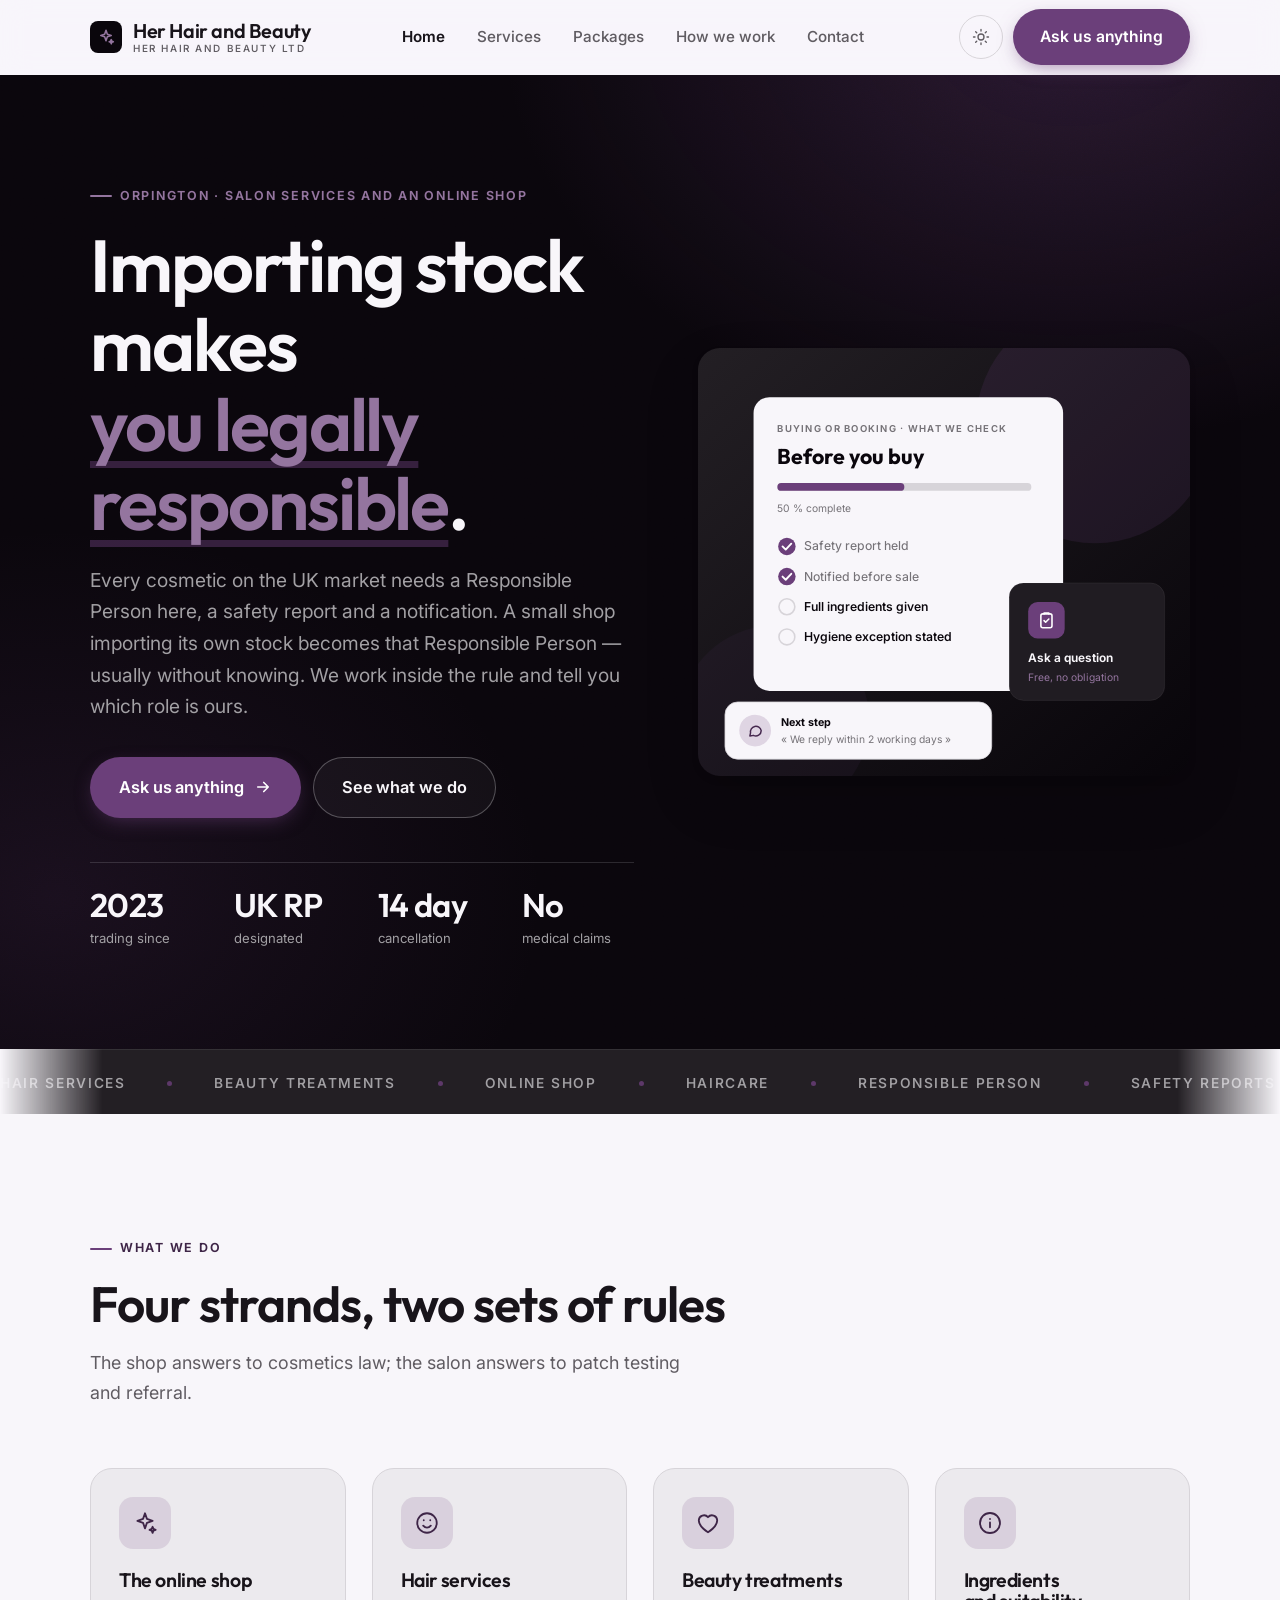
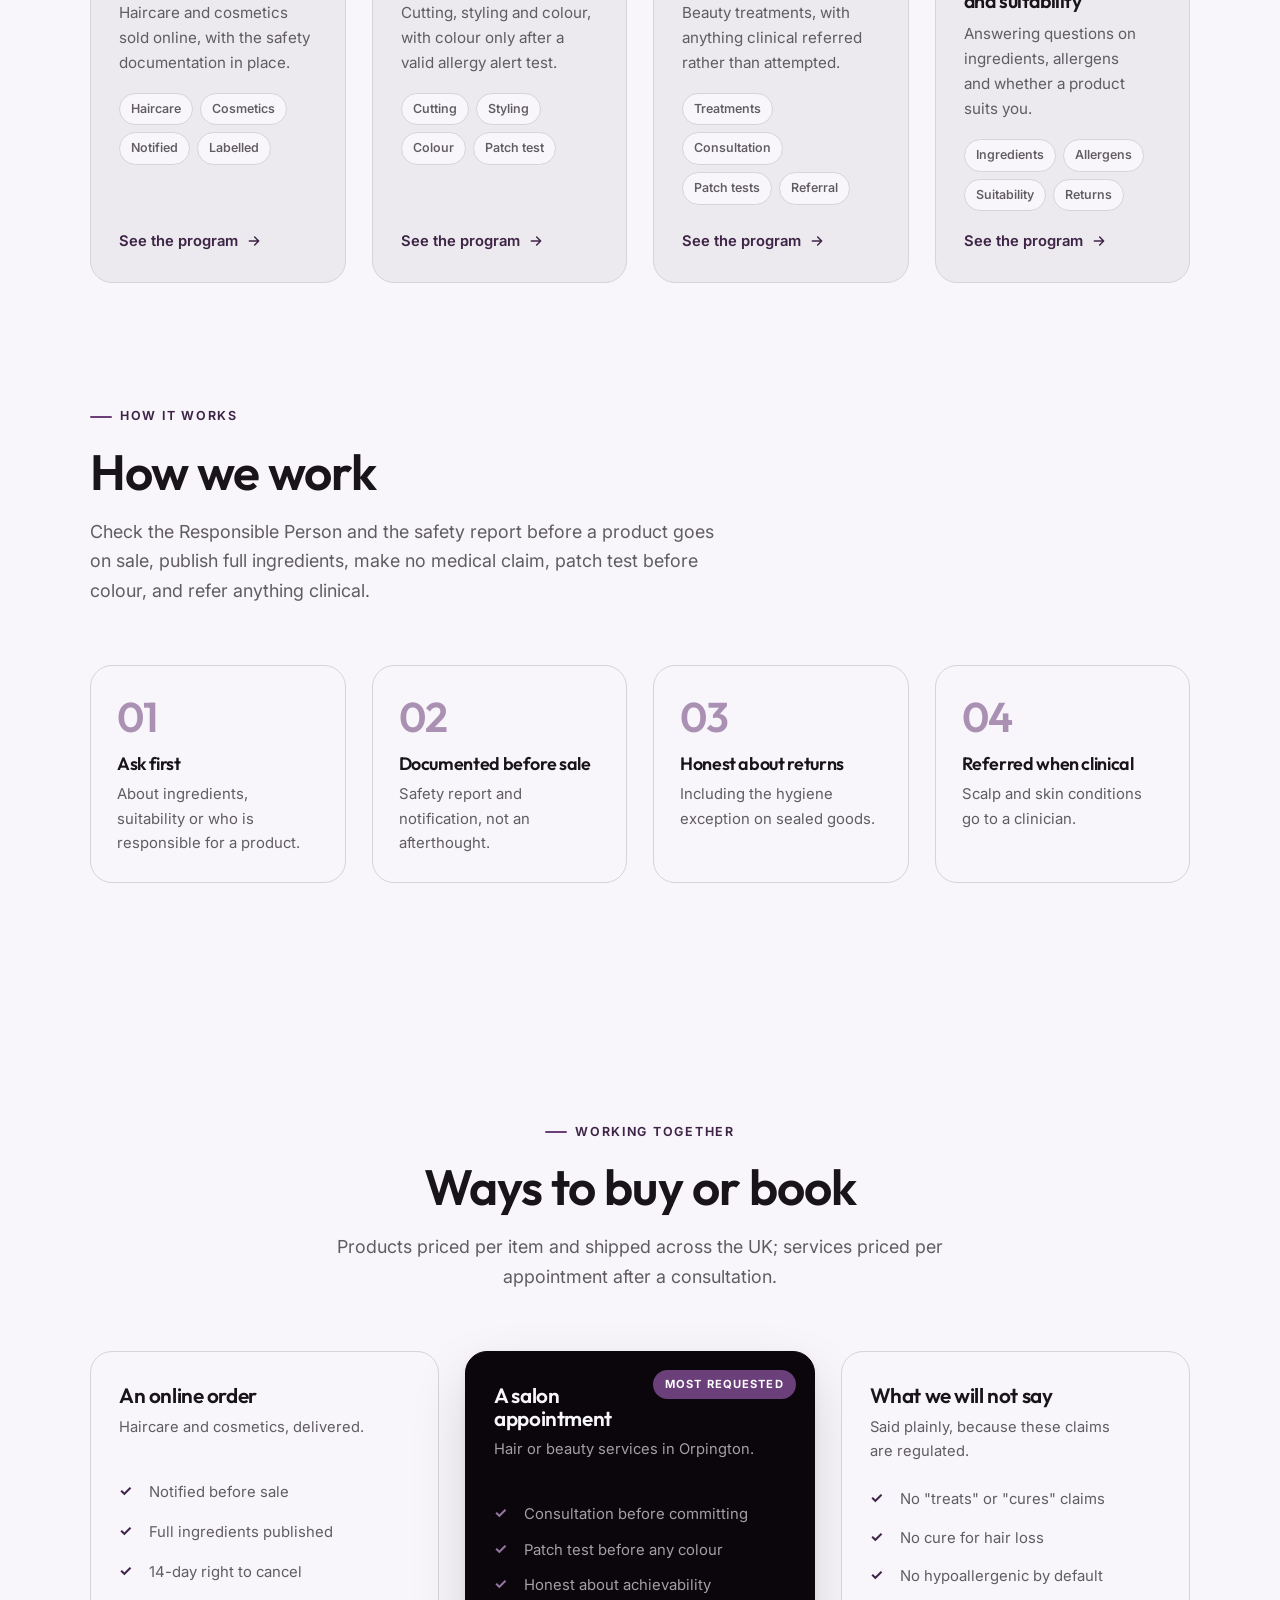
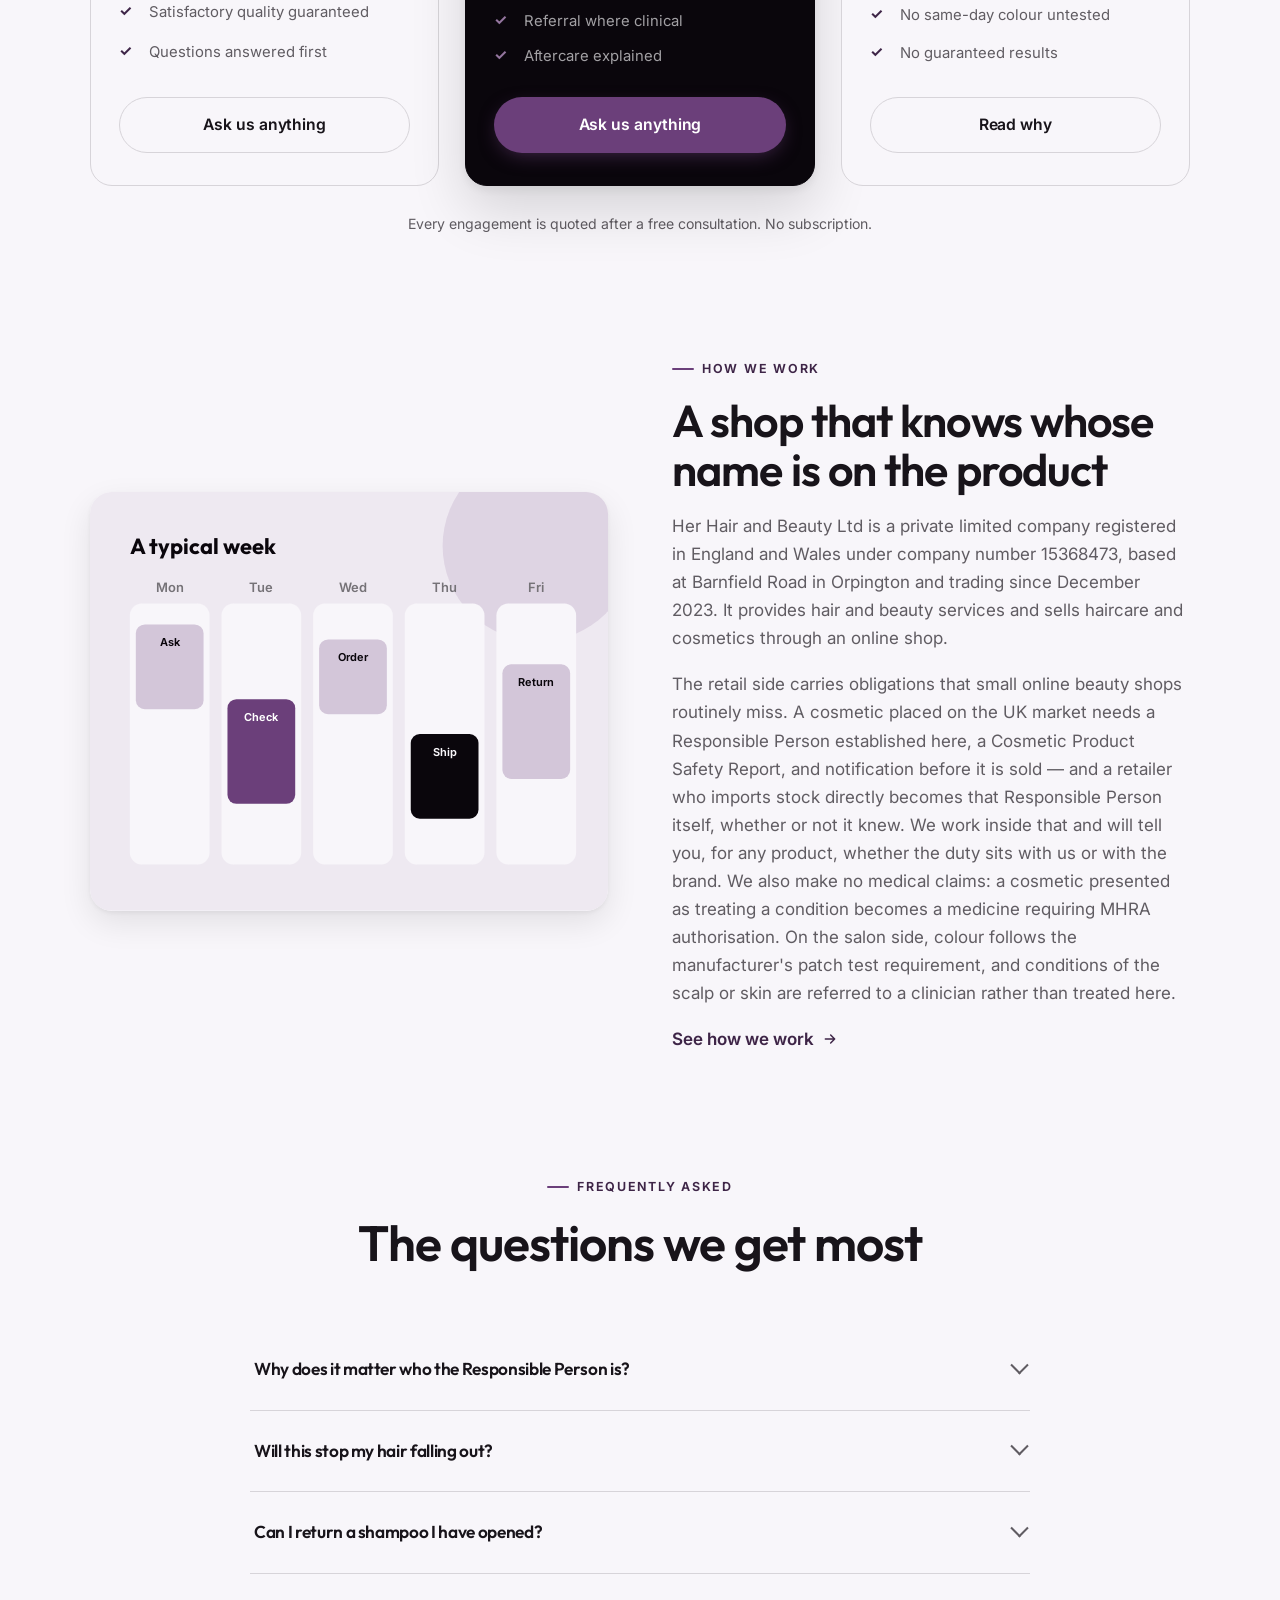
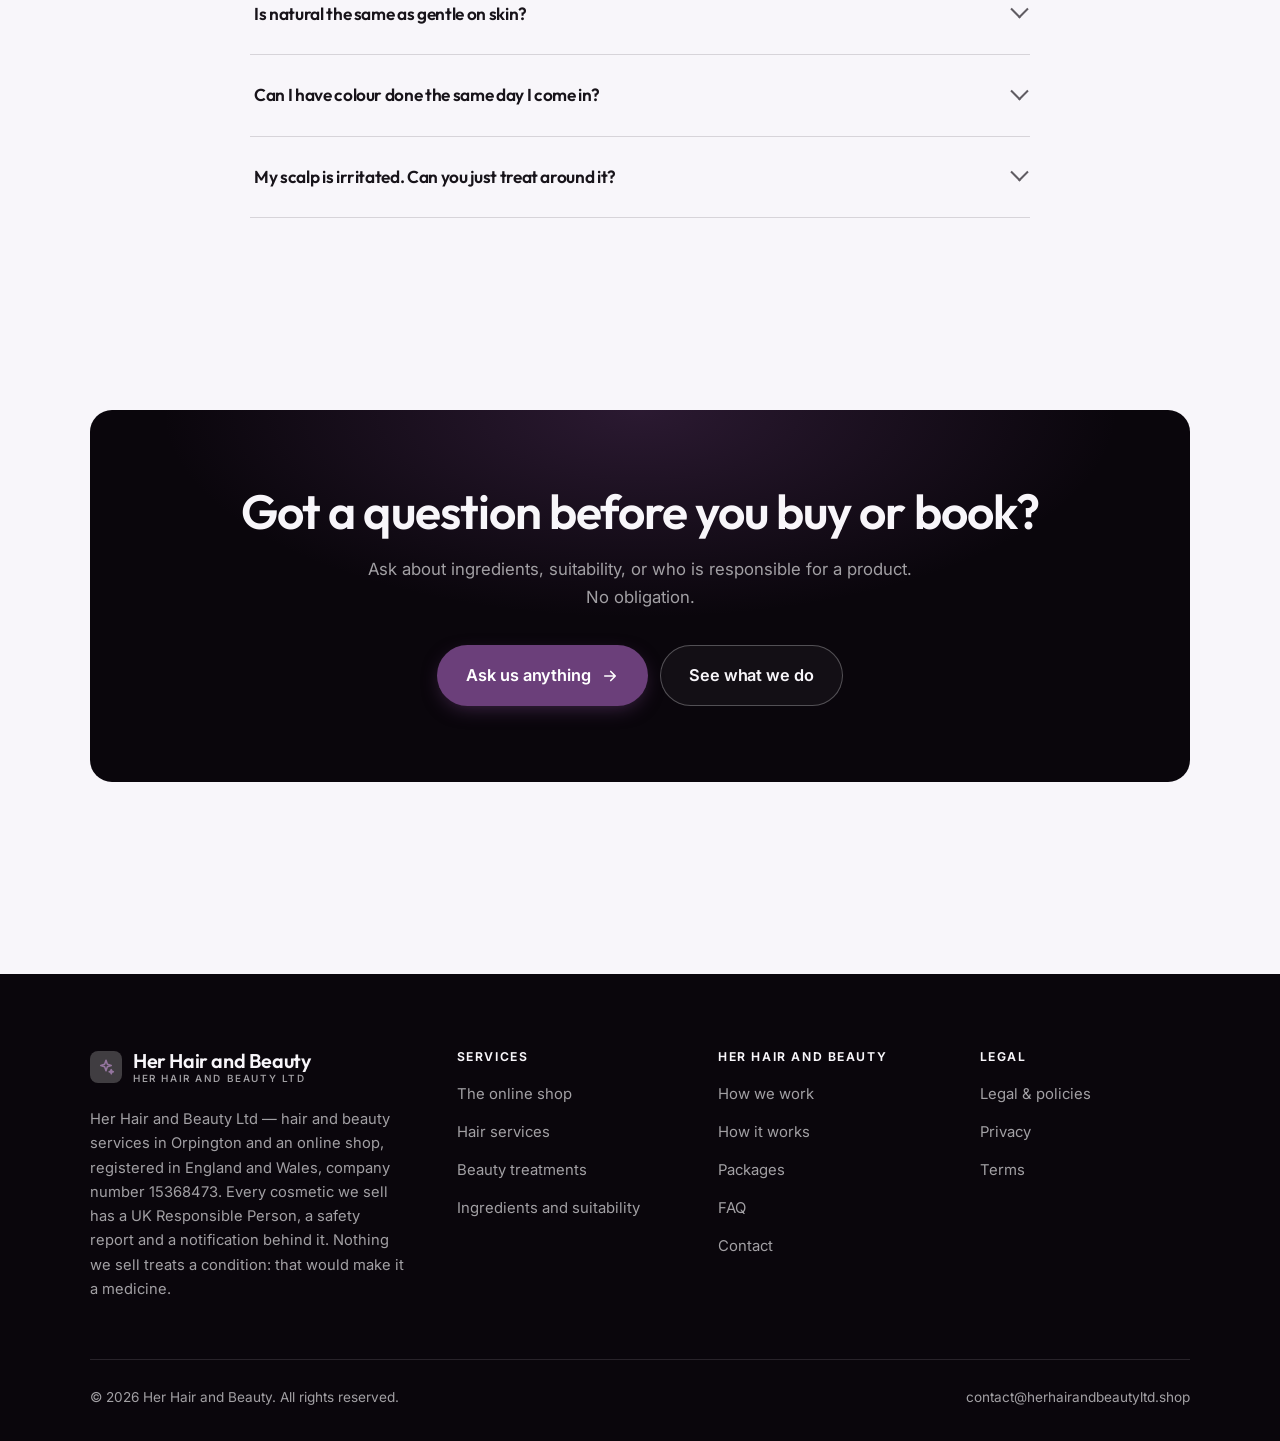
<file: index.html>
<!DOCTYPE html>
<html lang="en" class="no-js">
<head>
<meta charset="utf-8">
<meta name="viewport" content="width=device-width, initial-scale=1">
<title>Her Hair and Beauty Ltd — salon and online shop, Orpington</title>
<meta name="description" content="Her Hair and Beauty Ltd in Orpington: hair and beauty services, plus an online shop selling cosmetics with the safety paperwork behind them.">
<link rel="canonical" href="https://herhairandbeautyltd.shop/">

<meta property="og:type" content="website">
<meta property="og:url" content="https://herhairandbeautyltd.shop/">
<meta property="og:site_name" content="Her Hair and Beauty">
<meta property="og:locale" content="en_US">
<meta property="og:title" content="Her Hair and Beauty Ltd — salon and online shop, Orpington">
<meta property="og:description" content="Her Hair and Beauty Ltd in Orpington: hair and beauty services, plus an online shop selling cosmetics with the safety paperwork behind them.">
<meta name="theme-color" content="#0a060c">

<link rel="icon" href="assets/img/favicon.svg" type="image/svg+xml">
<link rel="preconnect" href="https://fonts.googleapis.com">
<link rel="preconnect" href="https://fonts.gstatic.com" crossorigin>
<link rel="stylesheet" href="https://fonts.googleapis.com/css2?family=Outfit:wght@400;500;600;700&family=Inter:wght@400..700&display=swap">
<link rel="stylesheet" href="assets/css/style.css">

<!-- Thème appliqué avant le premier rendu (évite le flash) -->
<script>
document.documentElement.classList.remove('no-js');
(function(){try{var t=localStorage.getItem('site-theme');if(t){document.documentElement.setAttribute('data-theme',t);}}catch(e){}})();
</script>
<script type="application/ld+json">
{
  "@context": "https://schema.org",
  "@type": "Organization",
  "name": "Her Hair and Beauty",
  "url": "https://herhairandbeautyltd.shop/",
  "email": "contact@herhairandbeautyltd.shop",
  "description": "Her Hair and Beauty Ltd in Orpington: hair and beauty services, plus an online shop selling cosmetics with the safety paperwork behind them.",
  "areaServed": "US",
  "knowsLanguage": "en"
}
</script>
</head>

<body>
<a class="skip-link" href="#main">Skip to main content</a>

<header class="site-header">
  <nav class="wrap nav" aria-label="Main navigation">
    <a class="brand" href="index.html">
      <svg class="brand__mark" viewBox="0 0 64 64" aria-hidden="true">
        <rect class="bm-bg" width="64" height="64" rx="16"/>
        <g class="bm-ic" transform="translate(14 14) scale(1.5)" fill="none" stroke-width="2.1" stroke-linecap="round" stroke-linejoin="round"><path d="M12 3l1.8 5.2L19 10l-5.2 1.8L12 17l-1.8-5.2L5 10l5.2-1.8zM19 15.5l.8 2 2 .8-2 .8-.8 2-.8-2-2-.8 2-.8z"/></g>
      </svg>
      <span>Her Hair and Beauty<span class="brand__sub">HER HAIR AND BEAUTY LTD</span></span>
    </a>

    <ul class="nav__links" id="nav-links">
      <li><a href="index.html" aria-current="page">Home</a></li>
      <li><a href="programs.html">Services</a></li>
      <li><a href="index.html#pricing">Packages</a></li>
      <li><a href="about.html">How we work</a></li>
      <li><a href="contact.html">Contact</a></li>
      <li><a class="btn btn--primary" href="contact.html">Ask us anything</a></li>
    </ul>

    <div class="nav__cta">
      <button class="theme-toggle" type="button" aria-label="Switch to dark theme">
        <svg class="icon-sun" viewBox="0 0 24 24" fill="none" stroke="currentColor" stroke-width="1.8" stroke-linecap="round" aria-hidden="true"><circle cx="12" cy="12" r="4"/><path d="M12 2v2m0 16v2M2 12h2m16 0h2M4.9 4.9l1.4 1.4m11.4 11.4 1.4 1.4M19.1 4.9l-1.4 1.4M6.3 17.7l-1.4 1.4"/></svg>
        <svg class="icon-moon" viewBox="0 0 24 24" fill="none" stroke="currentColor" stroke-width="1.8" stroke-linecap="round" stroke-linejoin="round" aria-hidden="true"><path d="M21 12.8A9 9 0 1 1 11.2 3a7 7 0 0 0 9.8 9.8z"/></svg>
      </button>
      <a class="btn btn--primary" href="contact.html">Ask us anything</a>
      <button class="nav__toggle" type="button" aria-expanded="false" aria-controls="nav-links" aria-label="Open menu">
        <svg class="icon-open" viewBox="0 0 24 24" fill="none" stroke="currentColor" stroke-width="2" stroke-linecap="round" aria-hidden="true"><path d="M3 6h18M3 12h18M3 18h18"/></svg>
        <svg class="icon-close" viewBox="0 0 24 24" fill="none" stroke="currentColor" stroke-width="2" stroke-linecap="round" aria-hidden="true"><path d="M6 6l12 12M18 6L6 18"/></svg>
      </button>
    </div>
  </nav>
</header>

<main id="main">

<section class="hero">
  <div class="wrap hero__inner">
    <div>
      <span class="eyebrow hero__eyebrow">Orpington · Salon services and an online shop</span>
      <h1>Importing stock makes<br> <em>you legally responsible</em>.</h1>
      <p class="hero__lede">Every cosmetic on the UK market needs a Responsible Person here, a safety report and a notification. A small shop importing its own stock becomes that Responsible Person — usually without knowing. We work inside the rule and tell you which role is ours.</p>

      <div class="hero__actions">
        <a class="btn btn--primary btn--lg" href="contact.html">Ask us anything <svg viewBox="0 0 24 24" fill="none" stroke="currentColor" stroke-width="2.2" stroke-linecap="round" stroke-linejoin="round" aria-hidden="true"><path d="M5 12h14M13 6l6 6-6 6"/></svg></a>
        <a class="btn btn--on-dark btn--lg" href="programs.html">See what we do</a>
      </div>

      <ul class="hero__proof">
        <li><span class="stat__num">2023</span><span class="stat__label">trading since</span></li>
        <li><span class="stat__num">UK RP</span><span class="stat__label">designated</span></li>
        <li><span class="stat__num">14 day</span><span class="stat__label">cancellation</span></li>
        <li><span class="stat__num">No</span><span class="stat__label">medical claims</span></li>
      </ul>
    </div>

    <div class="hero__art">
      <svg viewBox="0 0 620 540" role="img" aria-label="What Her Hair and Beauty checks before selling a cosmetic, from the safety report to notification.">
        <defs>
          <linearGradient id="hbg" x1="0" y1="0" x2="1" y2="1">
            <stop offset="0" stop-color="#231f24"/><stop offset="1" stop-color="#08050a"/>
          </linearGradient>
        </defs>
        <rect width="620" height="540" rx="22" fill="url(#hbg)"/>
        <circle cx="500" cy="96" r="150" fill="#6b3f7a" opacity=".16"/>
        <circle cx="96" cy="470" r="120" fill="#6b3f7a" opacity=".08"/>

        <g style="font-family: var(--font-body)">
          <!-- Carte programme -->
          <rect x="70" y="62" width="390" height="370" rx="20" fill="#f8f6fa"/>
          <text x="100" y="106" font-size="12" font-weight="650" letter-spacing="1.6" fill="#757277">BUYING OR BOOKING · WHAT WE CHECK</text>
          <text x="100" y="146" font-size="27" font-weight="700" fill="#0a060c" style="font-family: var(--font-display)">Before you buy</text>
          <rect x="100" y="170" width="320" height="10" rx="5" fill="#d7d4d9"/>
          <rect x="100" y="170" width="160" height="10" rx="5" fill="#6b3f7a"/>
          <text x="100" y="206" font-size="13" fill="#757277">50 % complete</text>
          <circle cx="112" cy="250" r="11" fill="#6b3f7a"/><path d="M106.5 250l4 4 7-7.5" fill="none" stroke="#ffffff" stroke-width="2.4" stroke-linecap="round" stroke-linejoin="round"/><text x="134" y="255" font-size="15.5" fill="#757277" font-weight="450">Safety report held</text>
          <circle cx="112" cy="288" r="11" fill="#6b3f7a"/><path d="M106.5 288l4 4 7-7.5" fill="none" stroke="#ffffff" stroke-width="2.4" stroke-linecap="round" stroke-linejoin="round"/><text x="134" y="293" font-size="15.5" fill="#757277" font-weight="450">Notified before sale</text>
          <circle cx="112" cy="326" r="10" fill="none" stroke="#d7d4d9" stroke-width="2"/><text x="134" y="331" font-size="15.5" fill="#0a060c" font-weight="560">Full ingredients given</text>
          <circle cx="112" cy="364" r="10" fill="none" stroke="#d7d4d9" stroke-width="2"/><text x="134" y="369" font-size="15.5" fill="#0a060c" font-weight="560">Hygiene exception stated</text>

          <!-- Carte séance -->
          <rect x="392" y="296" width="196" height="148" rx="18" fill="#201c22" stroke="#ffffff" stroke-opacity=".08"/>
          <rect x="416" y="320" width="46" height="46" rx="12" fill="#6b3f7a"/>
          <g transform="translate(427 331)" fill="none" stroke="#ffffff" color="#ffffff" stroke-width="2" stroke-linecap="round" stroke-linejoin="round"><rect x="5" y="4" width="14" height="17.5" rx="2.5"/><path d="M9 4V3h6v1M9 12.5l2 2 4-4"/></g>
          <text x="416" y="396" font-size="15" font-weight="650" fill="#f8f6fa">Ask a question</text>
          <text x="416" y="420" font-size="13" fill="#94759f">Free, no obligation</text>

          <!-- Retour du coach -->
          <rect x="34" y="446" width="336" height="72" rx="16" fill="#f8f6fa" stroke="#d7d4d9"/>
          <circle cx="72" cy="482" r="20" fill="#dfd5e3"/>
          <g transform="translate(62 472) scale(.84)" fill="none" stroke="#46294f" stroke-width="2.2" stroke-linecap="round" stroke-linejoin="round"><path d="M21 12a8 8 0 0 1-11.6 7.1L4 20l1-4.6A8 8 0 1 1 21 12z"/></g>
          <text x="104" y="476" font-size="13.5" font-weight="700" fill="#0a060c">Next step</text>
          <text x="104" y="498" font-size="13" fill="#757277">« We reply within 2 working days »</text>
        </g>
      </svg>
    </div>
  </div>
</section>

<div class="marquee" aria-hidden="true">
  <div class="marquee__track"><span>Hair services</span><span>Beauty treatments</span><span>Online shop</span><span>Haircare</span><span>Responsible Person</span><span>Safety reports</span><span>Notified products</span><span>Full ingredients</span><span>No medical claims</span><span>14-day cancellation</span><span>Hair services</span><span>Beauty treatments</span><span>Online shop</span><span>Haircare</span><span>Responsible Person</span><span>Safety reports</span><span>Notified products</span><span>Full ingredients</span><span>No medical claims</span><span>14-day cancellation</span></div>
</div>

<section class="section wrap" id="programs">
  <div class="section-head reveal">
    <span class="eyebrow">What we do</span>
    <h2>Four strands, two sets of rules</h2>
    <p>The shop answers to cosmetics law; the salon answers to patch testing and referral.</p>
  </div>
  <div class="grid grid--4 reveal-group">
    <a class="card" href="programs.html#shop">
      <div class="card__icon"><svg viewBox="0 0 24 24" fill="none" stroke="currentColor" stroke-width="1.7" stroke-linecap="round" stroke-linejoin="round" aria-hidden="true"><path d="M12 3l1.8 5.2L19 10l-5.2 1.8L12 17l-1.8-5.2L5 10l5.2-1.8zM19 15.5l.8 2 2 .8-2 .8-.8 2-.8-2-2-.8 2-.8z"/></svg></div>
      <h3>The online shop</h3>
      <p>Haircare and cosmetics sold online, with the safety documentation in place.</p>
      <ul class="tags"><li>Haircare</li><li>Cosmetics</li><li>Notified</li><li>Labelled</li></ul>
      <span class="arrow-link">See the program <svg viewBox="0 0 24 24" fill="none" stroke="currentColor" stroke-width="2.2" stroke-linecap="round" stroke-linejoin="round" aria-hidden="true"><path d="M5 12h14M13 6l6 6-6 6"/></svg></span>
    </a>
    <a class="card" href="programs.html#hair">
      <div class="card__icon"><svg viewBox="0 0 24 24" fill="none" stroke="currentColor" stroke-width="1.7" stroke-linecap="round" stroke-linejoin="round" aria-hidden="true"><circle cx="12" cy="12" r="9"/><path d="M8.5 14.5c1 1.2 2.2 1.8 3.5 1.8s2.5-.6 3.5-1.8M9 9.5h.01M15 9.5h.01"/></svg></div>
      <h3>Hair services</h3>
      <p>Cutting, styling and colour, with colour only after a valid allergy alert test.</p>
      <ul class="tags"><li>Cutting</li><li>Styling</li><li>Colour</li><li>Patch test</li></ul>
      <span class="arrow-link">See the program <svg viewBox="0 0 24 24" fill="none" stroke="currentColor" stroke-width="2.2" stroke-linecap="round" stroke-linejoin="round" aria-hidden="true"><path d="M5 12h14M13 6l6 6-6 6"/></svg></span>
    </a>
    <a class="card" href="programs.html#beauty">
      <div class="card__icon"><svg viewBox="0 0 24 24" fill="none" stroke="currentColor" stroke-width="1.7" stroke-linecap="round" stroke-linejoin="round" aria-hidden="true"><path d="M12 20.5s-8.5-4.8-8.5-11A4.8 4.8 0 0 1 12 6.6a4.8 4.8 0 0 1 8.5 2.9c0 6.2-8.5 11-8.5 11z"/></svg></div>
      <h3>Beauty treatments</h3>
      <p>Beauty treatments, with anything clinical referred rather than attempted.</p>
      <ul class="tags"><li>Treatments</li><li>Consultation</li><li>Patch tests</li><li>Referral</li></ul>
      <span class="arrow-link">See the program <svg viewBox="0 0 24 24" fill="none" stroke="currentColor" stroke-width="2.2" stroke-linecap="round" stroke-linejoin="round" aria-hidden="true"><path d="M5 12h14M13 6l6 6-6 6"/></svg></span>
    </a>
    <a class="card" href="programs.html#advice">
      <div class="card__icon"><svg viewBox="0 0 24 24" fill="none" stroke="currentColor" stroke-width="1.7" stroke-linecap="round" stroke-linejoin="round" aria-hidden="true"><circle cx="12" cy="12" r="9.2"/><path d="M12 16v-4.5M12 8.2v.1"/></svg></div>
      <h3>Ingredients and suitability</h3>
      <p>Answering questions on ingredients, allergens and whether a product suits you.</p>
      <ul class="tags"><li>Ingredients</li><li>Allergens</li><li>Suitability</li><li>Returns</li></ul>
      <span class="arrow-link">See the program <svg viewBox="0 0 24 24" fill="none" stroke="currentColor" stroke-width="2.2" stroke-linecap="round" stroke-linejoin="round" aria-hidden="true"><path d="M5 12h14M13 6l6 6-6 6"/></svg></span>
    </a>
  </div>
</section>

<section class="section section--flush wrap" id="how-it-works">
  <div class="section-head reveal">
    <span class="eyebrow">How it works</span>
    <h2>How we work</h2>
    <p>Check the Responsible Person and the safety report before a product goes on sale, publish full ingredients, make no medical claim, patch test before colour, and refer anything clinical.</p>
  </div>
  <div class="grid grid--4 steps reveal-group">
    <article class="step">
      <h3>Ask first</h3>
      <p>About ingredients, suitability or who is responsible for a product.</p>
    </article>
    <article class="step">
      <h3>Documented before sale</h3>
      <p>Safety report and notification, not an afterthought.</p>
    </article>
    <article class="step">
      <h3>Honest about returns</h3>
      <p>Including the hygiene exception on sealed goods.</p>
    </article>
    <article class="step">
      <h3>Referred when clinical</h3>
      <p>Scalp and skin conditions go to a clinician.</p>
    </article>
  </div>
</section>

<section class="section wrap" id="pricing">
  <div class="section-head section-head--center reveal">
    <span class="eyebrow">Working together</span>
    <h2>Ways to buy or book</h2>
    <p>Products priced per item and shipped across the UK; services priced per appointment after a consultation.</p>
  </div>
  <div class="grid grid--3 plans reveal-group">
    <article class="plan">
      
      <h3>An online order</h3>
      <p class="plan__desc">Haircare and cosmetics, delivered.</p>
      
      <ul class="plan__features">
        <li>Notified before sale</li>
        <li>Full ingredients published</li>
        <li>14-day right to cancel</li>
        <li>Satisfactory quality guaranteed</li>
        <li>Questions answered first</li>
      </ul>
      <a class="btn btn--ghost btn--block" href="contact.html">Ask us anything</a>
    </article>
    <article class="plan plan--featured">
      <span class="plan__tag">Most requested</span>
      <h3>A salon appointment</h3>
      <p class="plan__desc">Hair or beauty services in Orpington.</p>
      
      <ul class="plan__features">
        <li>Consultation before committing</li>
        <li>Patch test before any colour</li>
        <li>Honest about achievability</li>
        <li>Referral where clinical</li>
        <li>Aftercare explained</li>
      </ul>
      <a class="btn btn--primary btn--block" href="contact.html">Ask us anything</a>
    </article>
    <article class="plan">
      
      <h3>What we will not say</h3>
      <p class="plan__desc">Said plainly, because these claims are regulated.</p>
      
      <ul class="plan__features">
        <li>No &quot;treats&quot; or &quot;cures&quot; claims</li>
        <li>No cure for hair loss</li>
        <li>No hypoallergenic by default</li>
        <li>No same-day colour untested</li>
        <li>No guaranteed results</li>
      </ul>
      <a class="btn btn--ghost btn--block" href="contact.html">Read why</a>
    </article>
  </div>
  <p class="plans-note">Every engagement is quoted after a free consultation. No subscription.</p>
</section>

<section class="section section--flush wrap">
  <div class="split reveal">
    <div class="split__art">
      <svg viewBox="0 0 520 420" role="img" aria-label="Example of a typical week: Ask, Check, Order, Ship, Return.">
        <rect width="520" height="420" rx="20" fill="#eee9f1"/>
        <circle cx="450" cy="54" r="96" fill="#6b3f7a" opacity=".12"/>
        <g style="font-family: var(--font-body)">
        <text x="40" y="62" font-size="22" font-weight="700" fill="#0a060c" style="font-family: var(--font-display)">A typical week</text>
        <text x="80" y="100" text-anchor="middle" font-size="13" font-weight="600" fill="#757277">Mon</text>
        <rect x="40" y="112" width="80" height="262" rx="12" fill="#f8f6fa"/>
        <rect x="46" y="133" width="68" height="85" rx="9" fill="#d3c6d9"/>
        <text x="80" y="155" text-anchor="middle" font-size="11" font-weight="650" fill="#0a060c">Ask</text>
        <text x="172" y="100" text-anchor="middle" font-size="13" font-weight="600" fill="#757277">Tue</text>
        <rect x="132" y="112" width="80" height="262" rx="12" fill="#f8f6fa"/>
        <rect x="138" y="208" width="68" height="105" rx="9" fill="#6b3f7a"/>
        <text x="172" y="230" text-anchor="middle" font-size="11" font-weight="650" fill="#ffffff">Check</text>
        <text x="264" y="100" text-anchor="middle" font-size="13" font-weight="600" fill="#757277">Wed</text>
        <rect x="224" y="112" width="80" height="262" rx="12" fill="#f8f6fa"/>
        <rect x="230" y="148" width="68" height="75" rx="9" fill="#d3c6d9"/>
        <text x="264" y="170" text-anchor="middle" font-size="11" font-weight="650" fill="#0a060c">Order</text>
        <text x="356" y="100" text-anchor="middle" font-size="13" font-weight="600" fill="#757277">Thu</text>
        <rect x="316" y="112" width="80" height="262" rx="12" fill="#f8f6fa"/>
        <rect x="322" y="243" width="68" height="85" rx="9" fill="#0a060c"/>
        <text x="356" y="265" text-anchor="middle" font-size="11" font-weight="650" fill="#f8f6fa">Ship</text>
        <text x="448" y="100" text-anchor="middle" font-size="13" font-weight="600" fill="#757277">Fri</text>
        <rect x="408" y="112" width="80" height="262" rx="12" fill="#f8f6fa"/>
        <rect x="414" y="173" width="68" height="115" rx="9" fill="#d3c6d9"/>
        <text x="448" y="195" text-anchor="middle" font-size="11" font-weight="650" fill="#0a060c">Return</text>
        </g>
      </svg>
    </div>
    <div>
      <span class="eyebrow">How we work</span>
      <h2>A shop that knows whose name is on the product</h2>
      <p>Her Hair and Beauty Ltd is a private limited company registered in England and Wales under company number 15368473, based at Barnfield Road in Orpington and trading since December 2023. It provides hair and beauty services and sells haircare and cosmetics through an online shop.</p>
      <p>The retail side carries obligations that small online beauty shops routinely miss. A cosmetic placed on the UK market needs a Responsible Person established here, a Cosmetic Product Safety Report, and notification before it is sold — and a retailer who imports stock directly becomes that Responsible Person itself, whether or not it knew. We work inside that and will tell you, for any product, whether the duty sits with us or with the brand. We also make no medical claims: a cosmetic presented as treating a condition becomes a medicine requiring MHRA authorisation. On the salon side, colour follows the manufacturer's patch test requirement, and conditions of the scalp or skin are referred to a clinician rather than treated here.</p>
      <p><a class="arrow-link" href="about.html">See how we work <svg viewBox="0 0 24 24" fill="none" stroke="currentColor" stroke-width="2.2" stroke-linecap="round" stroke-linejoin="round" aria-hidden="true"><path d="M5 12h14M13 6l6 6-6 6"/></svg></a></p>
    </div>
  </div>
</section>

<section class="section section--flush wrap" id="faq">
  <div class="section-head section-head--center reveal">
    <span class="eyebrow">Frequently asked</span>
    <h2>The questions we get most</h2>
  </div>
  <div class="faq reveal">
    <details>
      <summary>Why does it matter who the Responsible Person is?</summary>
      <p>Because that is who carries the legal duty for the product's safety file and notification. If a brand has already placed a product on the UK market, the duty is theirs and we sell as a retailer. If we import something ourselves, the duty becomes ours — a safety report and a notification before sale. Plenty of small shops import and sell without realising they have taken that on. Ask us about any product and we will tell you which applies.</p>
    </details>
    <details>
      <summary>Will this stop my hair falling out?</summary>
      <p>No product we sell will, and we will not describe one as though it might. A product presented as treating or preventing a condition is a medicine in UK law and needs MHRA authorisation. Hair loss has causes worth investigating properly, so that is a conversation with a GP or dermatologist rather than a purchase.</p>
    </details>
    <details>
      <summary>Can I return a shampoo I have opened?</summary>
      <p>Usually not, and we would rather say so now. The fourteen-day cancellation right for online orders carries an exception for sealed goods that are unsuitable for return on hygiene grounds once unsealed, which covers much of what a beauty shop sells. If something is faulty or not as described, that is a separate right and we will put it right.</p>
    </details>
    <details>
      <summary>Is natural the same as gentle on skin?</summary>
      <p>No. Botanical extracts and essential oils are among the more frequent causes of irritation, and natural origin says nothing about how your skin will respond. Read the full ingredient list, which we publish, and ask us if you are unsure before ordering rather than after.</p>
    </details>
    <details>
      <summary>Can I have colour done the same day I come in?</summary>
      <p>Only if you already have a valid patch test. The manufacturer's instructions require a test the stated interval before a colour service, and skipping it risks a reaction with no insured recourse. Come in for the consultation and test, then book the colour.</p>
    </details>
    <details>
      <summary>My scalp is irritated. Can you just treat around it?</summary>
      <p>We would rather not, and we may defer the appointment. We do not diagnose or treat conditions of the scalp or skin, and applying products to inflamed skin tends to make it worse. We will refer you to a pharmacist, GP or dermatologist and pick things up afterwards.</p>
    </details>
  </div>
</section>

<section class="wrap section--tight">
  <div class="cta-band reveal">
    <h2>Got a question before you buy or book?</h2>
    <p>Ask about ingredients, suitability, or who is responsible for a product. No obligation.</p>
    <div class="hero__actions">
      <a class="btn btn--primary btn--lg" href="contact.html">Ask us anything <svg viewBox="0 0 24 24" fill="none" stroke="currentColor" stroke-width="2.2" stroke-linecap="round" stroke-linejoin="round" aria-hidden="true"><path d="M5 12h14M13 6l6 6-6 6"/></svg></a>
      <a class="btn btn--on-dark btn--lg" href="programs.html">See what we do</a>
    </div>
  </div>
</section>

</main>

<footer class="site-footer">
  <div class="wrap">
    <div class="footer__grid">
      <div class="footer__brand">
        <a class="brand" href="index.html">
          <svg class="brand__mark" viewBox="0 0 64 64" aria-hidden="true">
        <rect class="bm-bg" width="64" height="64" rx="16"/>
        <g class="bm-ic" transform="translate(14 14) scale(1.5)" fill="none" stroke-width="2.1" stroke-linecap="round" stroke-linejoin="round"><path d="M12 3l1.8 5.2L19 10l-5.2 1.8L12 17l-1.8-5.2L5 10l5.2-1.8zM19 15.5l.8 2 2 .8-2 .8-.8 2-.8-2-2-.8 2-.8z"/></g>
      </svg>
          <span>Her Hair and Beauty<span class="brand__sub">HER HAIR AND BEAUTY LTD</span></span>
        </a>
        <p>Her Hair and Beauty Ltd — hair and beauty services in Orpington and an online shop, registered in England and Wales, company number 15368473. Every cosmetic we sell has a UK Responsible Person, a safety report and a notification behind it. Nothing we sell treats a condition: that would make it a medicine.</p>
      </div>

      <div class="footer__col">
        <h4>Services</h4>
        <ul>
          <li><a href="programs.html#shop">The online shop</a></li>
          <li><a href="programs.html#hair">Hair services</a></li>
          <li><a href="programs.html#beauty">Beauty treatments</a></li>
          <li><a href="programs.html#advice">Ingredients and suitability</a></li>
        </ul>
      </div>

      <div class="footer__col">
        <h4>Her Hair and Beauty</h4>
        <ul>
          <li><a href="about.html">How we work</a></li>
          <li><a href="index.html#how-it-works">How it works</a></li>
          <li><a href="index.html#pricing">Packages</a></li>
          <li><a href="index.html#faq">FAQ</a></li>
          <li><a href="contact.html">Contact</a></li>
        </ul>
      </div>

      <div class="footer__col">
        <h4>Legal</h4>
        <ul>
          <li><a href="legal.html">Legal &amp; policies</a></li>
          <li><a href="legal.html#privacy">Privacy</a></li>
          <li><a href="legal.html#terms">Terms</a></li>
        </ul>
      </div>
    </div>

    <div class="footer__bottom">
      <p>© <span data-year>2026</span> Her Hair and Beauty. All rights reserved.</p>
      <p><a href="mailto:contact@herhairandbeautyltd.shop">contact@herhairandbeautyltd.shop</a></p>
    </div>
  </div>
</footer>

<script src="assets/js/main.js" defer></script>
</body>
</html>
</file>
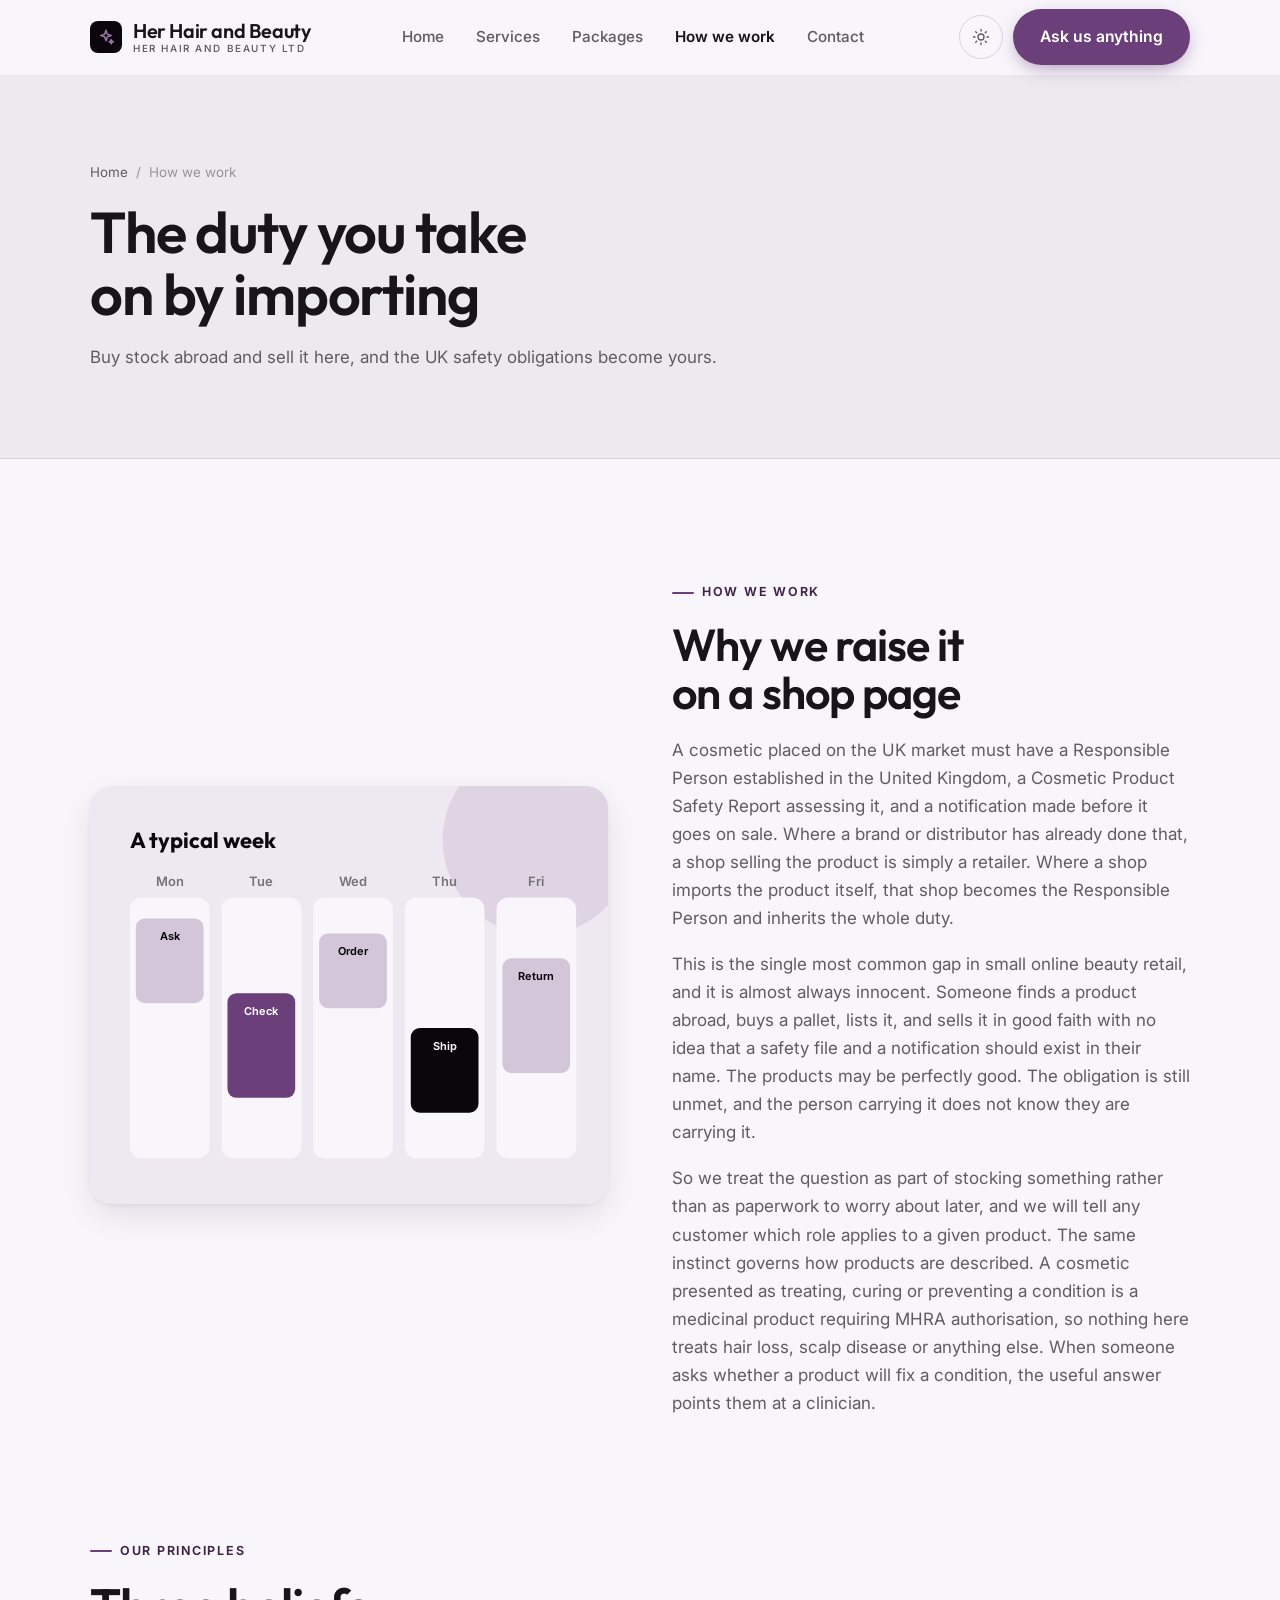
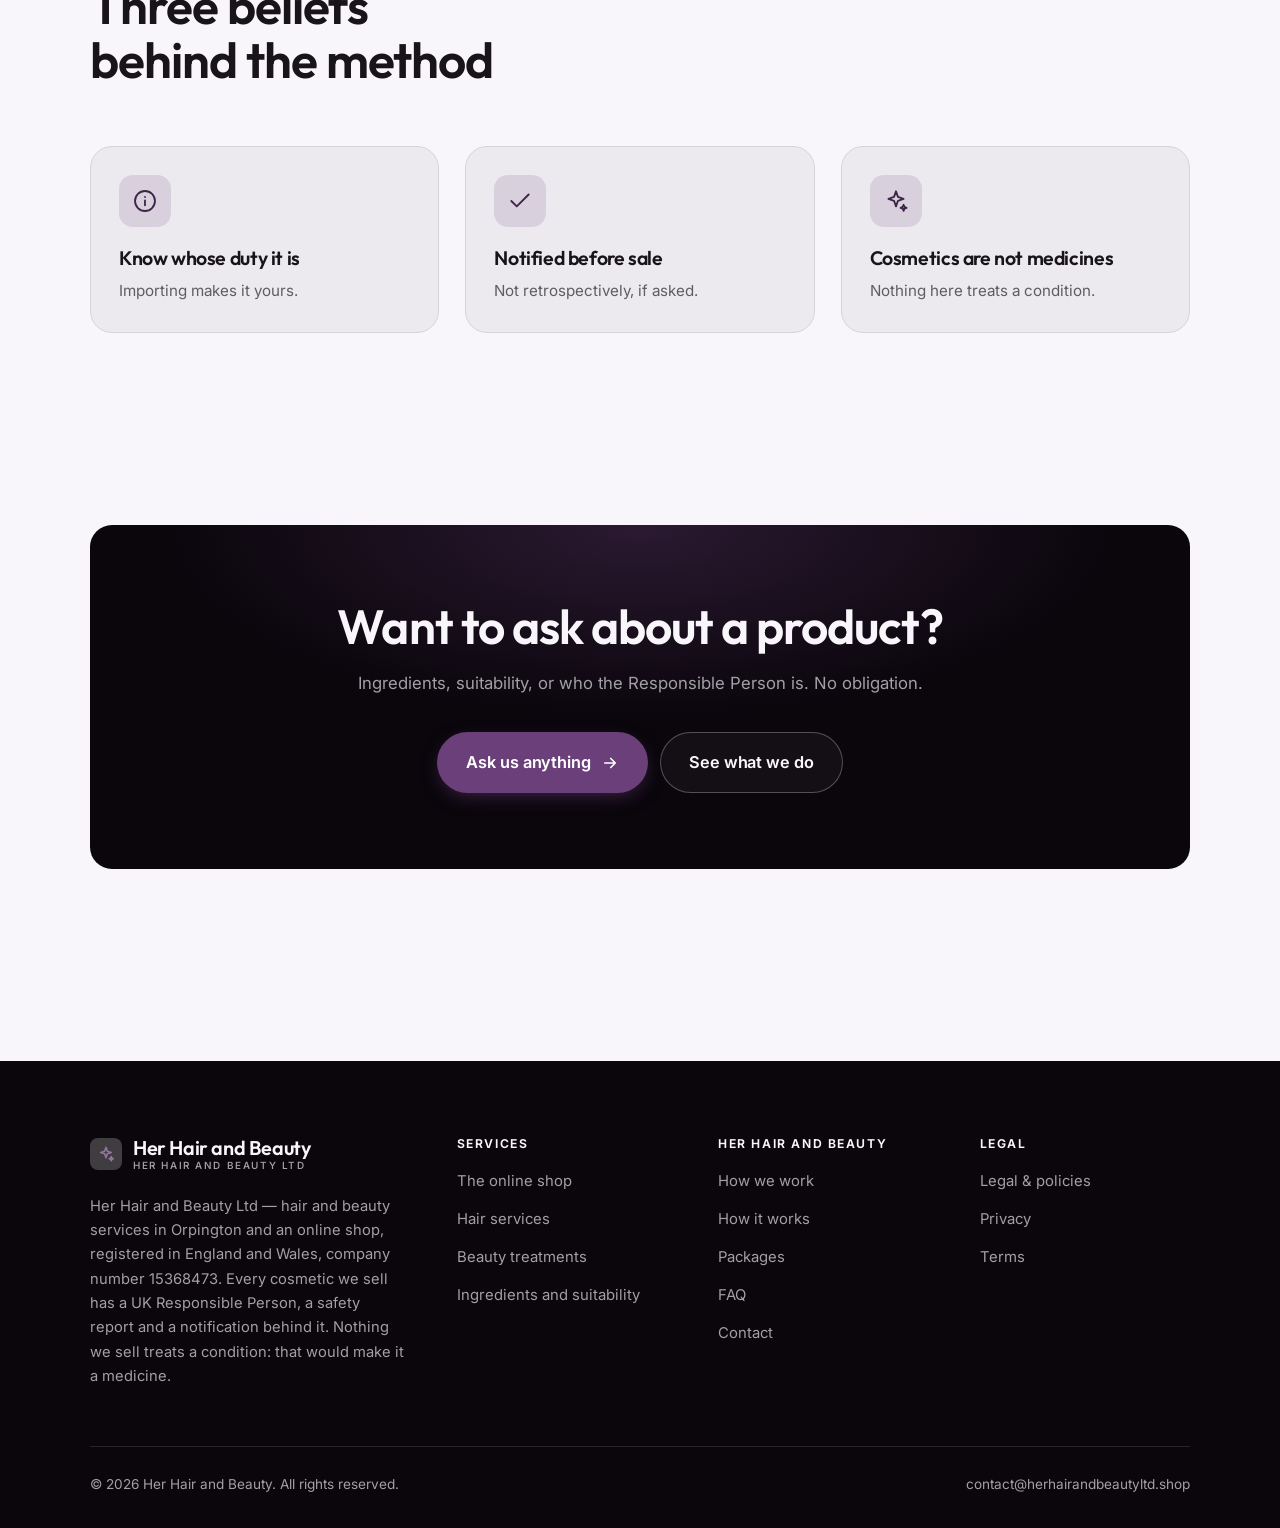
<file: about.html>
<!DOCTYPE html>
<html lang="en" class="no-js">
<head>
<meta charset="utf-8">
<meta name="viewport" content="width=device-width, initial-scale=1">
<title>How we work — Her Hair and Beauty</title>
<meta name="description" content="About Her Hair and Beauty Ltd, salon services and an online cosmetics shop in Orpington, company number 15368473.">
<link rel="canonical" href="https://herhairandbeautyltd.shop/about.html">

<meta property="og:type" content="website">
<meta property="og:url" content="https://herhairandbeautyltd.shop/about.html">
<meta property="og:site_name" content="Her Hair and Beauty">
<meta property="og:locale" content="en_US">
<meta property="og:title" content="How we work — Her Hair and Beauty">
<meta property="og:description" content="About Her Hair and Beauty Ltd, salon services and an online cosmetics shop in Orpington, company number 15368473.">
<meta name="theme-color" content="#0a060c">

<link rel="icon" href="assets/img/favicon.svg" type="image/svg+xml">
<link rel="preconnect" href="https://fonts.googleapis.com">
<link rel="preconnect" href="https://fonts.gstatic.com" crossorigin>
<link rel="stylesheet" href="https://fonts.googleapis.com/css2?family=Outfit:wght@400;500;600;700&family=Inter:wght@400..700&display=swap">
<link rel="stylesheet" href="assets/css/style.css">

<!-- Thème appliqué avant le premier rendu (évite le flash) -->
<script>
document.documentElement.classList.remove('no-js');
(function(){try{var t=localStorage.getItem('site-theme');if(t){document.documentElement.setAttribute('data-theme',t);}}catch(e){}})();
</script>
</head>

<body>
<a class="skip-link" href="#main">Skip to main content</a>

<header class="site-header">
  <nav class="wrap nav" aria-label="Main navigation">
    <a class="brand" href="index.html">
      <svg class="brand__mark" viewBox="0 0 64 64" aria-hidden="true">
        <rect class="bm-bg" width="64" height="64" rx="16"/>
        <g class="bm-ic" transform="translate(14 14) scale(1.5)" fill="none" stroke-width="2.1" stroke-linecap="round" stroke-linejoin="round"><path d="M12 3l1.8 5.2L19 10l-5.2 1.8L12 17l-1.8-5.2L5 10l5.2-1.8zM19 15.5l.8 2 2 .8-2 .8-.8 2-.8-2-2-.8 2-.8z"/></g>
      </svg>
      <span>Her Hair and Beauty<span class="brand__sub">HER HAIR AND BEAUTY LTD</span></span>
    </a>

    <ul class="nav__links" id="nav-links">
      <li><a href="index.html">Home</a></li>
      <li><a href="programs.html">Services</a></li>
      <li><a href="index.html#pricing">Packages</a></li>
      <li><a href="about.html" aria-current="page">How we work</a></li>
      <li><a href="contact.html">Contact</a></li>
      <li><a class="btn btn--primary" href="contact.html">Ask us anything</a></li>
    </ul>

    <div class="nav__cta">
      <button class="theme-toggle" type="button" aria-label="Switch to dark theme">
        <svg class="icon-sun" viewBox="0 0 24 24" fill="none" stroke="currentColor" stroke-width="1.8" stroke-linecap="round" aria-hidden="true"><circle cx="12" cy="12" r="4"/><path d="M12 2v2m0 16v2M2 12h2m16 0h2M4.9 4.9l1.4 1.4m11.4 11.4 1.4 1.4M19.1 4.9l-1.4 1.4M6.3 17.7l-1.4 1.4"/></svg>
        <svg class="icon-moon" viewBox="0 0 24 24" fill="none" stroke="currentColor" stroke-width="1.8" stroke-linecap="round" stroke-linejoin="round" aria-hidden="true"><path d="M21 12.8A9 9 0 1 1 11.2 3a7 7 0 0 0 9.8 9.8z"/></svg>
      </button>
      <a class="btn btn--primary" href="contact.html">Ask us anything</a>
      <button class="nav__toggle" type="button" aria-expanded="false" aria-controls="nav-links" aria-label="Open menu">
        <svg class="icon-open" viewBox="0 0 24 24" fill="none" stroke="currentColor" stroke-width="2" stroke-linecap="round" aria-hidden="true"><path d="M3 6h18M3 12h18M3 18h18"/></svg>
        <svg class="icon-close" viewBox="0 0 24 24" fill="none" stroke="currentColor" stroke-width="2" stroke-linecap="round" aria-hidden="true"><path d="M6 6l12 12M18 6L6 18"/></svg>
      </button>
    </div>
  </nav>
</header>

<main id="main">

<section class="page-head">
  <div class="wrap">
    <nav class="breadcrumb" aria-label="Breadcrumb">
      <a href="index.html">Home</a><span>/</span><span aria-current="page">How we work</span>
    </nav>
    <h1>The duty you take on by importing</h1>
    <p>Buy stock abroad and sell it here, and the UK safety obligations become yours.</p>
  </div>
</section>

<section class="section wrap">
  <div class="split reveal">
    <div class="split__art">
      <svg viewBox="0 0 520 420" role="img" aria-label="Example of a typical week: Ask, Check, Order, Ship, Return.">
        <rect width="520" height="420" rx="20" fill="#eee9f1"/>
        <circle cx="450" cy="54" r="96" fill="#6b3f7a" opacity=".12"/>
        <g style="font-family: var(--font-body)">
        <text x="40" y="62" font-size="22" font-weight="700" fill="#0a060c" style="font-family: var(--font-display)">A typical week</text>
        <text x="80" y="100" text-anchor="middle" font-size="13" font-weight="600" fill="#757277">Mon</text>
        <rect x="40" y="112" width="80" height="262" rx="12" fill="#f8f6fa"/>
        <rect x="46" y="133" width="68" height="85" rx="9" fill="#d3c6d9"/>
        <text x="80" y="155" text-anchor="middle" font-size="11" font-weight="650" fill="#0a060c">Ask</text>
        <text x="172" y="100" text-anchor="middle" font-size="13" font-weight="600" fill="#757277">Tue</text>
        <rect x="132" y="112" width="80" height="262" rx="12" fill="#f8f6fa"/>
        <rect x="138" y="208" width="68" height="105" rx="9" fill="#6b3f7a"/>
        <text x="172" y="230" text-anchor="middle" font-size="11" font-weight="650" fill="#ffffff">Check</text>
        <text x="264" y="100" text-anchor="middle" font-size="13" font-weight="600" fill="#757277">Wed</text>
        <rect x="224" y="112" width="80" height="262" rx="12" fill="#f8f6fa"/>
        <rect x="230" y="148" width="68" height="75" rx="9" fill="#d3c6d9"/>
        <text x="264" y="170" text-anchor="middle" font-size="11" font-weight="650" fill="#0a060c">Order</text>
        <text x="356" y="100" text-anchor="middle" font-size="13" font-weight="600" fill="#757277">Thu</text>
        <rect x="316" y="112" width="80" height="262" rx="12" fill="#f8f6fa"/>
        <rect x="322" y="243" width="68" height="85" rx="9" fill="#0a060c"/>
        <text x="356" y="265" text-anchor="middle" font-size="11" font-weight="650" fill="#f8f6fa">Ship</text>
        <text x="448" y="100" text-anchor="middle" font-size="13" font-weight="600" fill="#757277">Fri</text>
        <rect x="408" y="112" width="80" height="262" rx="12" fill="#f8f6fa"/>
        <rect x="414" y="173" width="68" height="115" rx="9" fill="#d3c6d9"/>
        <text x="448" y="195" text-anchor="middle" font-size="11" font-weight="650" fill="#0a060c">Return</text>
        </g>
      </svg>
    </div>
    <div>
      <span class="eyebrow">How we work</span>
      <h2>Why we raise it on a shop page</h2>
      <p>A cosmetic placed on the UK market must have a Responsible Person established in the United Kingdom, a Cosmetic Product Safety Report assessing it, and a notification made before it goes on sale. Where a brand or distributor has already done that, a shop selling the product is simply a retailer. Where a shop imports the product itself, that shop becomes the Responsible Person and inherits the whole duty.</p>
      <p>This is the single most common gap in small online beauty retail, and it is almost always innocent. Someone finds a product abroad, buys a pallet, lists it, and sells it in good faith with no idea that a safety file and a notification should exist in their name. The products may be perfectly good. The obligation is still unmet, and the person carrying it does not know they are carrying it.</p>
      <p>So we treat the question as part of stocking something rather than as paperwork to worry about later, and we will tell any customer which role applies to a given product. The same instinct governs how products are described. A cosmetic presented as treating, curing or preventing a condition is a medicinal product requiring MHRA authorisation, so nothing here treats hair loss, scalp disease or anything else. When someone asks whether a product will fix a condition, the useful answer points them at a clinician.</p>
      <!--
        TO DO: add a short introduction of the coach (name, real background),
        with a photo if possible. Do not invent credentials — see README.md.
      -->
    </div>
  </div>
</section>

<section class="section section--flush wrap">
  <div class="section-head reveal">
    <span class="eyebrow">Our principles</span>
    <h2>Three beliefs behind the method</h2>
  </div>
  <div class="grid grid--3 reveal-group">
    <article class="card">
      <div class="card__icon"><svg viewBox="0 0 24 24" fill="none" stroke="currentColor" stroke-width="1.7" stroke-linecap="round" stroke-linejoin="round" aria-hidden="true"><circle cx="12" cy="12" r="9.2"/><path d="M12 16v-4.5M12 8.2v.1"/></svg></div>
      <h3>Know whose duty it is</h3>
      <p>Importing makes it yours.</p>
    </article>
    <article class="card">
      <div class="card__icon"><svg viewBox="0 0 24 24" fill="none" stroke="currentColor" stroke-width="1.7" stroke-linecap="round" stroke-linejoin="round" aria-hidden="true"><path d="M20 6 9 17l-5-5"/></svg></div>
      <h3>Notified before sale</h3>
      <p>Not retrospectively, if asked.</p>
    </article>
    <article class="card">
      <div class="card__icon"><svg viewBox="0 0 24 24" fill="none" stroke="currentColor" stroke-width="1.7" stroke-linecap="round" stroke-linejoin="round" aria-hidden="true"><path d="M12 3l1.8 5.2L19 10l-5.2 1.8L12 17l-1.8-5.2L5 10l5.2-1.8zM19 15.5l.8 2 2 .8-2 .8-.8 2-.8-2-2-.8 2-.8z"/></svg></div>
      <h3>Cosmetics are not medicines</h3>
      <p>Nothing here treats a condition.</p>
    </article>
  </div>
</section>

<section class="wrap section--tight">
  <div class="cta-band reveal">
    <h2>Want to ask about a product?</h2>
    <p>Ingredients, suitability, or who the Responsible Person is. No obligation.</p>
    <div class="hero__actions">
      <a class="btn btn--primary btn--lg" href="contact.html">Ask us anything <svg viewBox="0 0 24 24" fill="none" stroke="currentColor" stroke-width="2.2" stroke-linecap="round" stroke-linejoin="round" aria-hidden="true"><path d="M5 12h14M13 6l6 6-6 6"/></svg></a>
      <a class="btn btn--on-dark btn--lg" href="programs.html">See what we do</a>
    </div>
  </div>
</section>

</main>

<footer class="site-footer">
  <div class="wrap">
    <div class="footer__grid">
      <div class="footer__brand">
        <a class="brand" href="index.html">
          <svg class="brand__mark" viewBox="0 0 64 64" aria-hidden="true">
        <rect class="bm-bg" width="64" height="64" rx="16"/>
        <g class="bm-ic" transform="translate(14 14) scale(1.5)" fill="none" stroke-width="2.1" stroke-linecap="round" stroke-linejoin="round"><path d="M12 3l1.8 5.2L19 10l-5.2 1.8L12 17l-1.8-5.2L5 10l5.2-1.8zM19 15.5l.8 2 2 .8-2 .8-.8 2-.8-2-2-.8 2-.8z"/></g>
      </svg>
          <span>Her Hair and Beauty<span class="brand__sub">HER HAIR AND BEAUTY LTD</span></span>
        </a>
        <p>Her Hair and Beauty Ltd — hair and beauty services in Orpington and an online shop, registered in England and Wales, company number 15368473. Every cosmetic we sell has a UK Responsible Person, a safety report and a notification behind it. Nothing we sell treats a condition: that would make it a medicine.</p>
      </div>

      <div class="footer__col">
        <h4>Services</h4>
        <ul>
          <li><a href="programs.html#shop">The online shop</a></li>
          <li><a href="programs.html#hair">Hair services</a></li>
          <li><a href="programs.html#beauty">Beauty treatments</a></li>
          <li><a href="programs.html#advice">Ingredients and suitability</a></li>
        </ul>
      </div>

      <div class="footer__col">
        <h4>Her Hair and Beauty</h4>
        <ul>
          <li><a href="about.html">How we work</a></li>
          <li><a href="index.html#how-it-works">How it works</a></li>
          <li><a href="index.html#pricing">Packages</a></li>
          <li><a href="index.html#faq">FAQ</a></li>
          <li><a href="contact.html">Contact</a></li>
        </ul>
      </div>

      <div class="footer__col">
        <h4>Legal</h4>
        <ul>
          <li><a href="legal.html">Legal &amp; policies</a></li>
          <li><a href="legal.html#privacy">Privacy</a></li>
          <li><a href="legal.html#terms">Terms</a></li>
        </ul>
      </div>
    </div>

    <div class="footer__bottom">
      <p>© <span data-year>2026</span> Her Hair and Beauty. All rights reserved.</p>
      <p><a href="mailto:contact@herhairandbeautyltd.shop">contact@herhairandbeautyltd.shop</a></p>
    </div>
  </div>
</footer>

<script src="assets/js/main.js" defer></script>
</body>
</html>
</file>
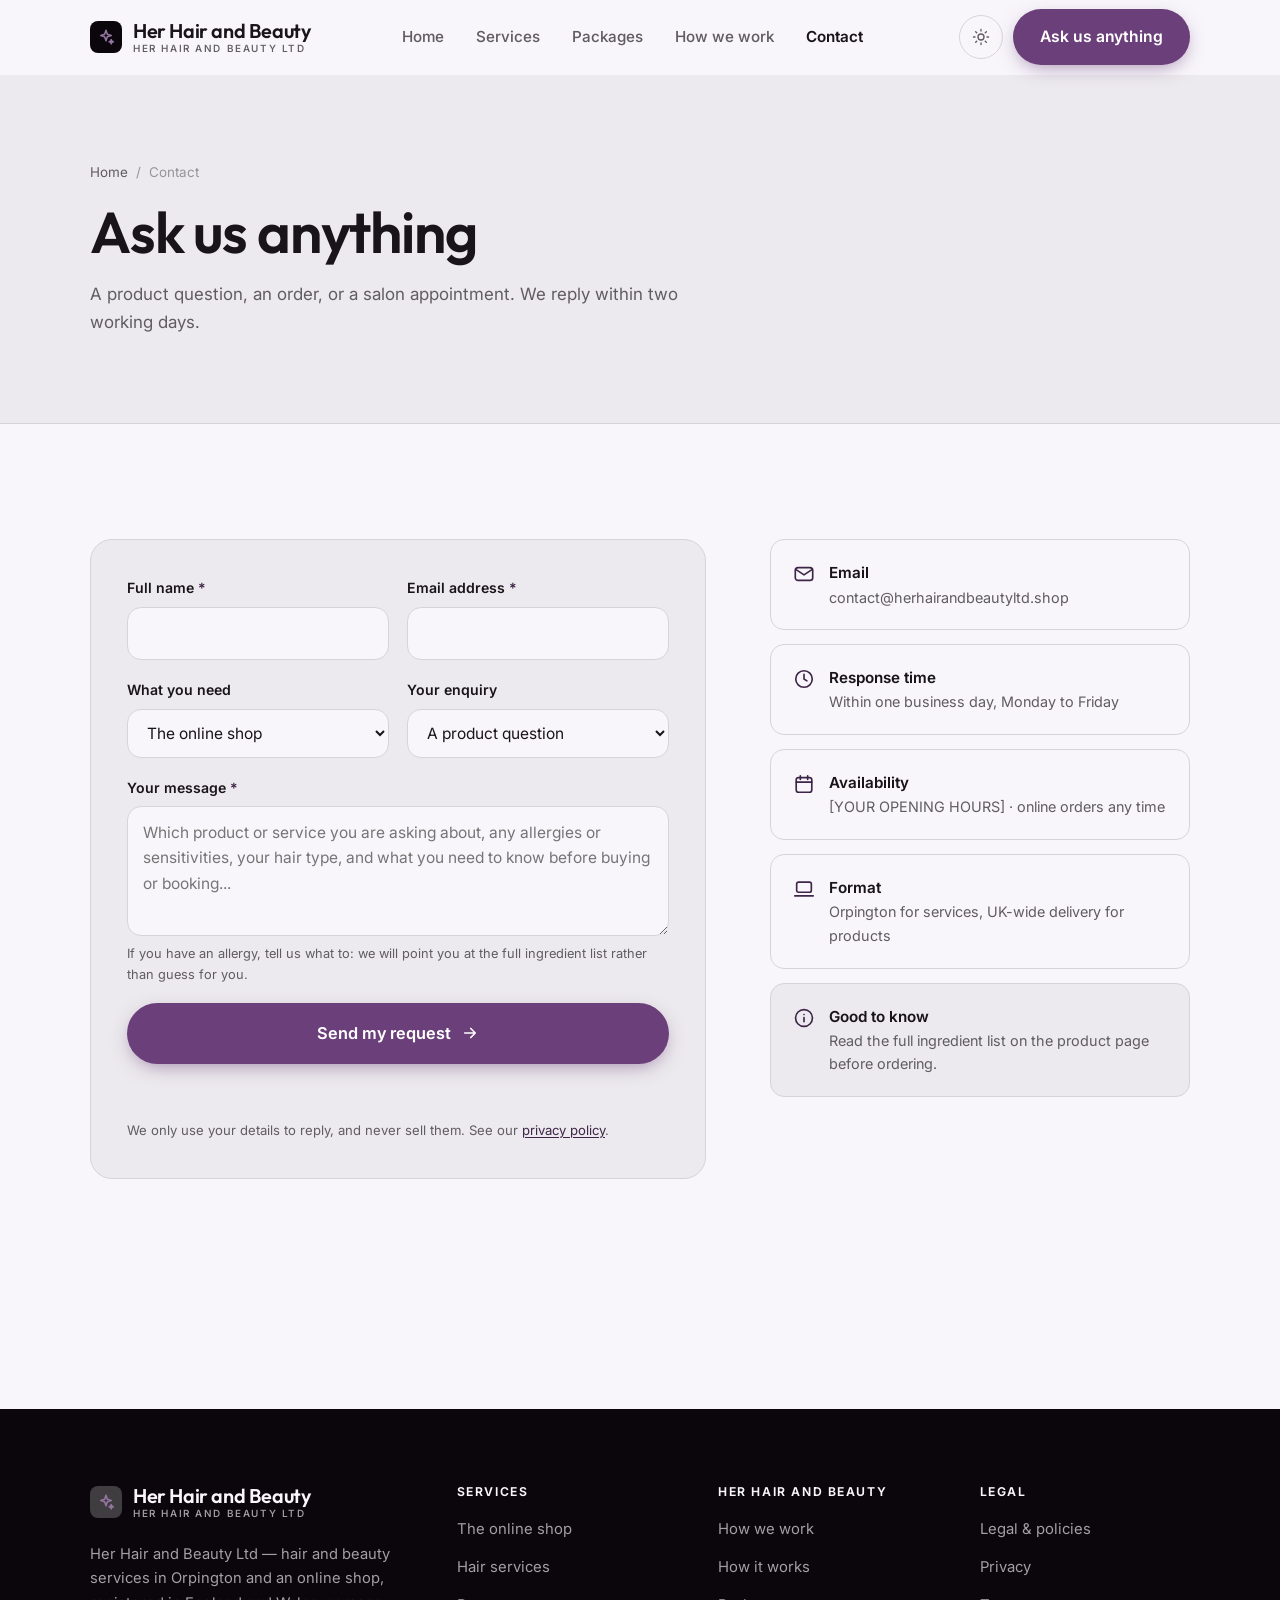
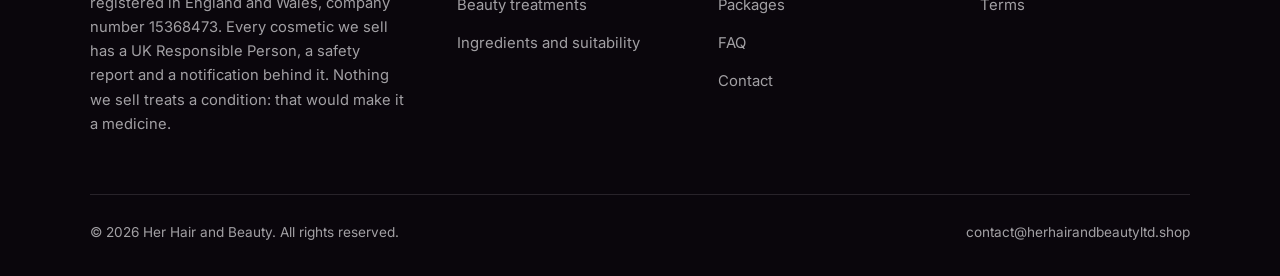
<file: contact.html>
<!DOCTYPE html>
<html lang="en" class="no-js">
<head>
<meta charset="utf-8">
<meta name="viewport" content="width=device-width, initial-scale=1">
<title>Contact — Her Hair and Beauty</title>
<meta name="description" content="Contact Her Hair and Beauty Ltd in Orpington about an order, an appointment or a product question. We reply within two working days.">
<link rel="canonical" href="https://herhairandbeautyltd.shop/contact.html">

<meta property="og:type" content="website">
<meta property="og:url" content="https://herhairandbeautyltd.shop/contact.html">
<meta property="og:site_name" content="Her Hair and Beauty">
<meta property="og:locale" content="en_US">
<meta property="og:title" content="Contact — Her Hair and Beauty">
<meta property="og:description" content="Contact Her Hair and Beauty Ltd in Orpington about an order, an appointment or a product question. We reply within two working days.">
<meta name="theme-color" content="#0a060c">

<link rel="icon" href="assets/img/favicon.svg" type="image/svg+xml">
<link rel="preconnect" href="https://fonts.googleapis.com">
<link rel="preconnect" href="https://fonts.gstatic.com" crossorigin>
<link rel="stylesheet" href="https://fonts.googleapis.com/css2?family=Outfit:wght@400;500;600;700&family=Inter:wght@400..700&display=swap">
<link rel="stylesheet" href="assets/css/style.css">

<!-- Thème appliqué avant le premier rendu (évite le flash) -->
<script>
document.documentElement.classList.remove('no-js');
(function(){try{var t=localStorage.getItem('site-theme');if(t){document.documentElement.setAttribute('data-theme',t);}}catch(e){}})();
</script>
</head>

<body>
<a class="skip-link" href="#main">Skip to main content</a>

<header class="site-header">
  <nav class="wrap nav" aria-label="Main navigation">
    <a class="brand" href="index.html">
      <svg class="brand__mark" viewBox="0 0 64 64" aria-hidden="true">
        <rect class="bm-bg" width="64" height="64" rx="16"/>
        <g class="bm-ic" transform="translate(14 14) scale(1.5)" fill="none" stroke-width="2.1" stroke-linecap="round" stroke-linejoin="round"><path d="M12 3l1.8 5.2L19 10l-5.2 1.8L12 17l-1.8-5.2L5 10l5.2-1.8zM19 15.5l.8 2 2 .8-2 .8-.8 2-.8-2-2-.8 2-.8z"/></g>
      </svg>
      <span>Her Hair and Beauty<span class="brand__sub">HER HAIR AND BEAUTY LTD</span></span>
    </a>

    <ul class="nav__links" id="nav-links">
      <li><a href="index.html">Home</a></li>
      <li><a href="programs.html">Services</a></li>
      <li><a href="index.html#pricing">Packages</a></li>
      <li><a href="about.html">How we work</a></li>
      <li><a href="contact.html" aria-current="page">Contact</a></li>
      <li><a class="btn btn--primary" href="contact.html">Ask us anything</a></li>
    </ul>

    <div class="nav__cta">
      <button class="theme-toggle" type="button" aria-label="Switch to dark theme">
        <svg class="icon-sun" viewBox="0 0 24 24" fill="none" stroke="currentColor" stroke-width="1.8" stroke-linecap="round" aria-hidden="true"><circle cx="12" cy="12" r="4"/><path d="M12 2v2m0 16v2M2 12h2m16 0h2M4.9 4.9l1.4 1.4m11.4 11.4 1.4 1.4M19.1 4.9l-1.4 1.4M6.3 17.7l-1.4 1.4"/></svg>
        <svg class="icon-moon" viewBox="0 0 24 24" fill="none" stroke="currentColor" stroke-width="1.8" stroke-linecap="round" stroke-linejoin="round" aria-hidden="true"><path d="M21 12.8A9 9 0 1 1 11.2 3a7 7 0 0 0 9.8 9.8z"/></svg>
      </button>
      <a class="btn btn--primary" href="contact.html">Ask us anything</a>
      <button class="nav__toggle" type="button" aria-expanded="false" aria-controls="nav-links" aria-label="Open menu">
        <svg class="icon-open" viewBox="0 0 24 24" fill="none" stroke="currentColor" stroke-width="2" stroke-linecap="round" aria-hidden="true"><path d="M3 6h18M3 12h18M3 18h18"/></svg>
        <svg class="icon-close" viewBox="0 0 24 24" fill="none" stroke="currentColor" stroke-width="2" stroke-linecap="round" aria-hidden="true"><path d="M6 6l12 12M18 6L6 18"/></svg>
      </button>
    </div>
  </nav>
</header>

<main id="main">

<section class="page-head">
  <div class="wrap">
    <nav class="breadcrumb" aria-label="Breadcrumb">
      <a href="index.html">Home</a><span>/</span><span aria-current="page">Contact</span>
    </nav>
    <h1>Ask us anything</h1>
    <p>A product question, an order, or a salon appointment. We reply within two working days.</p>
  </div>
</section>

<section class="section wrap">
  <div class="form-layout">

    <!--
      FORM: the action attribute holds a placeholder id. Create a free form at
      https://formspree.io and replace VOTRE_ID_FORMSPREE. Until then, the button
      opens the visitor's email app with a pre-filled message to contact@herhairandbeautyltd.shop.
    -->
    <form class="form" id="contact-form" action="https://formspree.io/f/VOTRE_ID_FORMSPREE" method="POST"
          data-email="contact@herhairandbeautyltd.shop" data-subject="Enquiry"
          data-msg-mail="Your email app will open with the message ready to send." data-msg-sending="Sending…"
          data-msg-ok="Thanks! Your message is on its way. We reply within one business day." data-msg-err="Sending failed. Please email us directly at">
      <div class="form__row">
        <div class="field">
          <label for="nom">Full name <span class="req" aria-hidden="true">*</span></label>
          <input type="text" id="nom" name="nom" autocomplete="name" required>
        </div>
        <div class="field">
          <label for="email">Email address <span class="req" aria-hidden="true">*</span></label>
          <input type="email" id="email" name="email" autocomplete="email" required>
        </div>
      </div>

      <div class="form__row">
        <div class="field">
          <label for="programme">What you need</label>
          <select id="programme" name="programme">
            <option>The online shop</option>
            <option>Hair services</option>
            <option>Beauty treatments</option>
            <option>Ingredients and suitability</option>
            <option>Not sure yet</option>
          </select>
        </div>
        <div class="field">
          <label for="niveau">Your enquiry</label>
          <select id="niveau" name="niveau">
            <option>A product question</option>
            <option>An online order or return</option>
            <option>A hair appointment</option>
            <option>A beauty treatment</option>
          </select>
        </div>
      </div>

      <div class="field">
        <label for="message">Your message <span class="req" aria-hidden="true">*</span></label>
        <textarea id="message" name="message" required placeholder="Which product or service you are asking about, any allergies or sensitivities, your hair type, and what you need to know before buying or booking..."></textarea>
        <span class="field__hint">If you have an allergy, tell us what to: we will point you at the full ingredient list rather than guess for you.</span>
      </div>

      <!-- Bot trap: hidden from humans -->
      <div class="visually-hidden" aria-hidden="true">
        <label for="site-web">Leave this field empty</label>
        <input type="text" id="site-web" name="_gotcha" tabindex="-1" autocomplete="off">
      </div>

      <button class="btn btn--primary btn--lg" type="submit">Send my request <svg viewBox="0 0 24 24" fill="none" stroke="currentColor" stroke-width="2.2" stroke-linecap="round" stroke-linejoin="round" aria-hidden="true"><path d="M5 12h14M13 6l6 6-6 6"/></svg></button>

      <p id="form-status" class="form__status" role="status" aria-live="polite"></p>

      <p class="form__note">
        We only use your details to reply, and never sell them. See our <a href="legal.html#privacy">privacy policy</a>.
      </p>
    </form>

    <aside class="contact-aside">
      <div class="contact-card">
        <svg viewBox="0 0 24 24" fill="none" stroke="currentColor" stroke-width="1.8" stroke-linecap="round" stroke-linejoin="round" aria-hidden="true"><rect x="2.5" y="5" width="19" height="14" rx="3"/><path d="M3 7l9 6 9-6"/></svg>
        <div><b>Email</b><a href="mailto:contact@herhairandbeautyltd.shop">contact@herhairandbeautyltd.shop</a></div>
      </div>
      <div class="contact-card">
        <svg viewBox="0 0 24 24" fill="none" stroke="currentColor" stroke-width="1.8" stroke-linecap="round" stroke-linejoin="round" aria-hidden="true"><circle cx="12" cy="12" r="9"/><path d="M12 7v5l3.2 2"/></svg>
        <div><b>Response time</b><span>Within one business day, Monday to Friday</span></div>
      </div>
      <div class="contact-card">
        <svg viewBox="0 0 24 24" fill="none" stroke="currentColor" stroke-width="1.8" stroke-linecap="round" stroke-linejoin="round" aria-hidden="true"><rect x="3.5" y="5" width="17" height="16" rx="2.5"/><path d="M8 3v4M16 3v4M3.5 10h17"/></svg>
        <div><b>Availability</b><span>[YOUR OPENING HOURS] · online orders any time</span></div>
      </div>
      <div class="contact-card">
        <svg viewBox="0 0 24 24" fill="none" stroke="currentColor" stroke-width="1.8" stroke-linecap="round" stroke-linejoin="round" aria-hidden="true"><rect x="4" y="4.5" width="16" height="11" rx="2"/><path d="M2 19.5h20"/></svg>
        <div><b>Format</b><span>Orpington for services, UK-wide delivery for products</span></div>
      </div>
      <div class="contact-card contact-card--soft">
        <svg viewBox="0 0 24 24" fill="none" stroke="currentColor" stroke-width="1.8" stroke-linecap="round" stroke-linejoin="round" aria-hidden="true"><circle cx="12" cy="12" r="9.2"/><path d="M12 16v-4.5M12 8.2v.1"/></svg>
        <div><b>Good to know</b><span>Read the full ingredient list on the product page before ordering.</span></div>
      </div>
    </aside>

  </div>
</section>

</main>

<footer class="site-footer">
  <div class="wrap">
    <div class="footer__grid">
      <div class="footer__brand">
        <a class="brand" href="index.html">
          <svg class="brand__mark" viewBox="0 0 64 64" aria-hidden="true">
        <rect class="bm-bg" width="64" height="64" rx="16"/>
        <g class="bm-ic" transform="translate(14 14) scale(1.5)" fill="none" stroke-width="2.1" stroke-linecap="round" stroke-linejoin="round"><path d="M12 3l1.8 5.2L19 10l-5.2 1.8L12 17l-1.8-5.2L5 10l5.2-1.8zM19 15.5l.8 2 2 .8-2 .8-.8 2-.8-2-2-.8 2-.8z"/></g>
      </svg>
          <span>Her Hair and Beauty<span class="brand__sub">HER HAIR AND BEAUTY LTD</span></span>
        </a>
        <p>Her Hair and Beauty Ltd — hair and beauty services in Orpington and an online shop, registered in England and Wales, company number 15368473. Every cosmetic we sell has a UK Responsible Person, a safety report and a notification behind it. Nothing we sell treats a condition: that would make it a medicine.</p>
      </div>

      <div class="footer__col">
        <h4>Services</h4>
        <ul>
          <li><a href="programs.html#shop">The online shop</a></li>
          <li><a href="programs.html#hair">Hair services</a></li>
          <li><a href="programs.html#beauty">Beauty treatments</a></li>
          <li><a href="programs.html#advice">Ingredients and suitability</a></li>
        </ul>
      </div>

      <div class="footer__col">
        <h4>Her Hair and Beauty</h4>
        <ul>
          <li><a href="about.html">How we work</a></li>
          <li><a href="index.html#how-it-works">How it works</a></li>
          <li><a href="index.html#pricing">Packages</a></li>
          <li><a href="index.html#faq">FAQ</a></li>
          <li><a href="contact.html">Contact</a></li>
        </ul>
      </div>

      <div class="footer__col">
        <h4>Legal</h4>
        <ul>
          <li><a href="legal.html">Legal &amp; policies</a></li>
          <li><a href="legal.html#privacy">Privacy</a></li>
          <li><a href="legal.html#terms">Terms</a></li>
        </ul>
      </div>
    </div>

    <div class="footer__bottom">
      <p>© <span data-year>2026</span> Her Hair and Beauty. All rights reserved.</p>
      <p><a href="mailto:contact@herhairandbeautyltd.shop">contact@herhairandbeautyltd.shop</a></p>
    </div>
  </div>
</footer>

<script src="assets/js/main.js" defer></script>
</body>
</html>
</file>
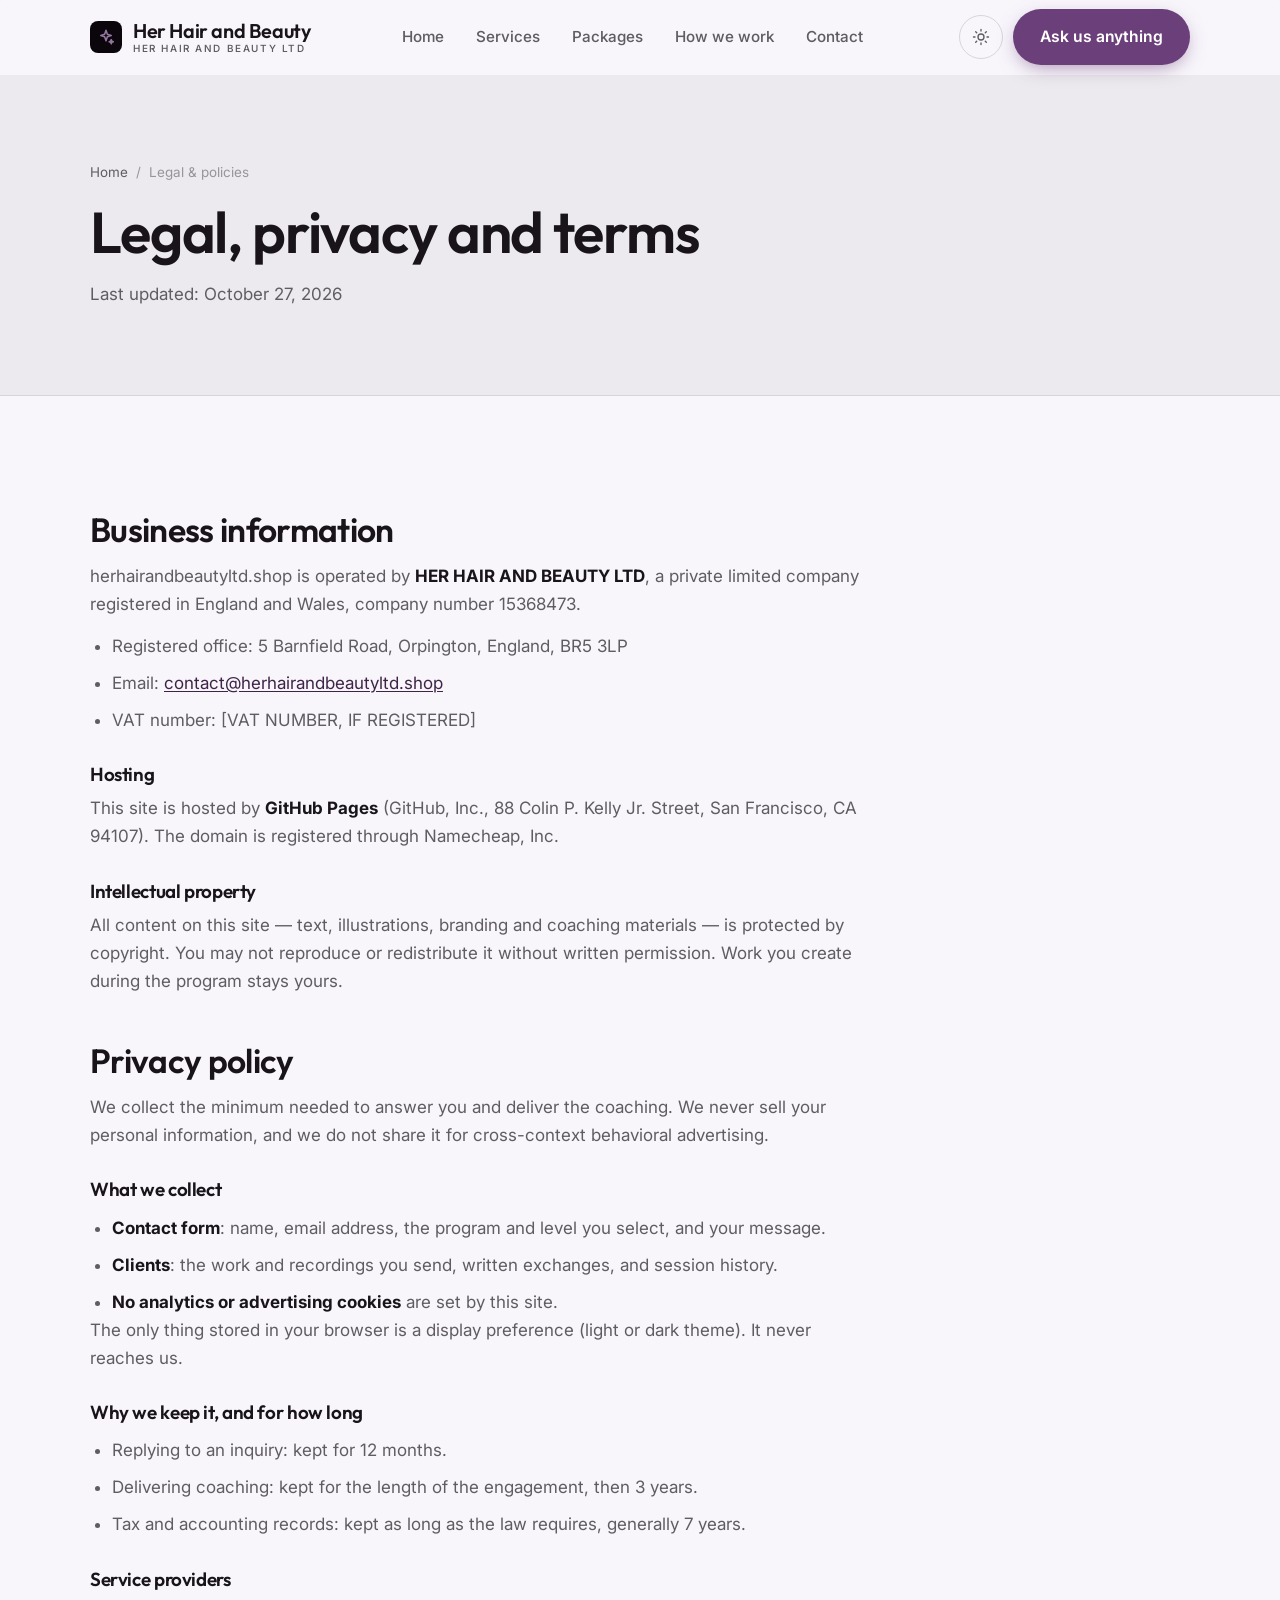
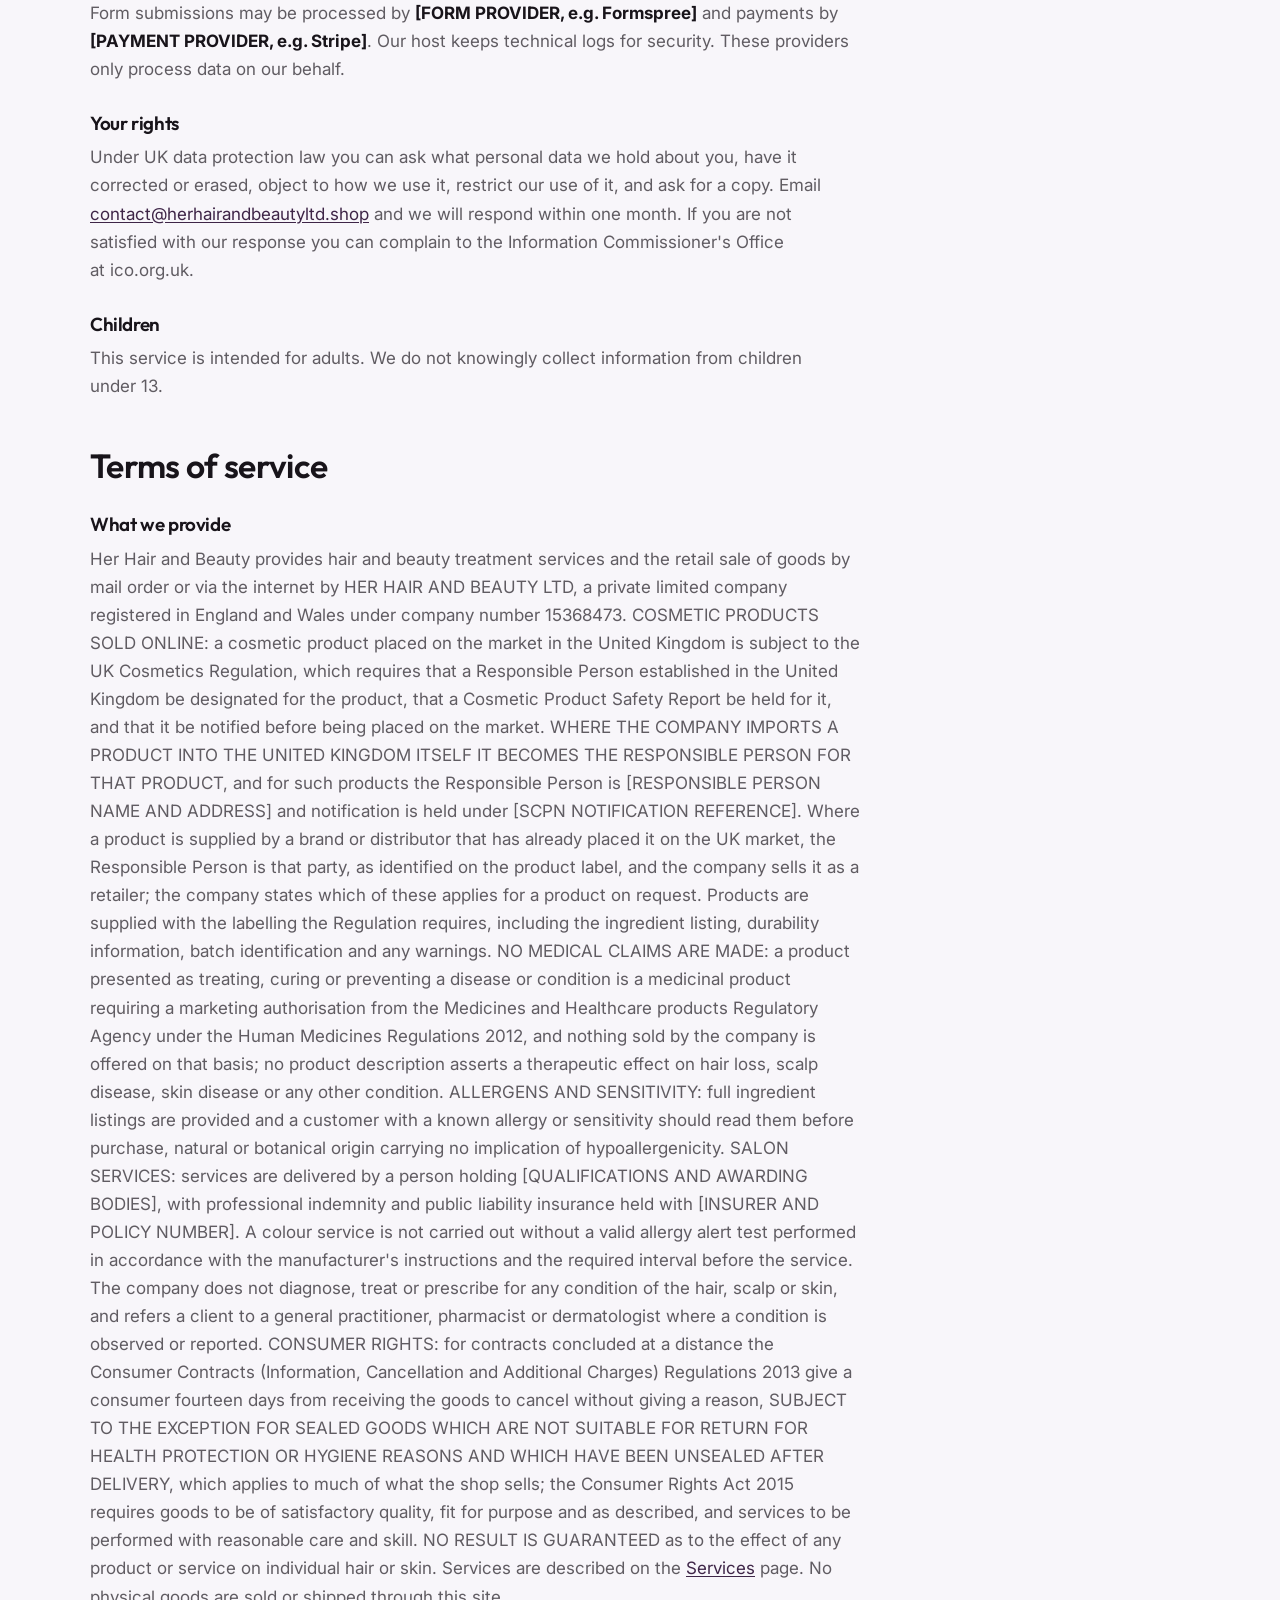
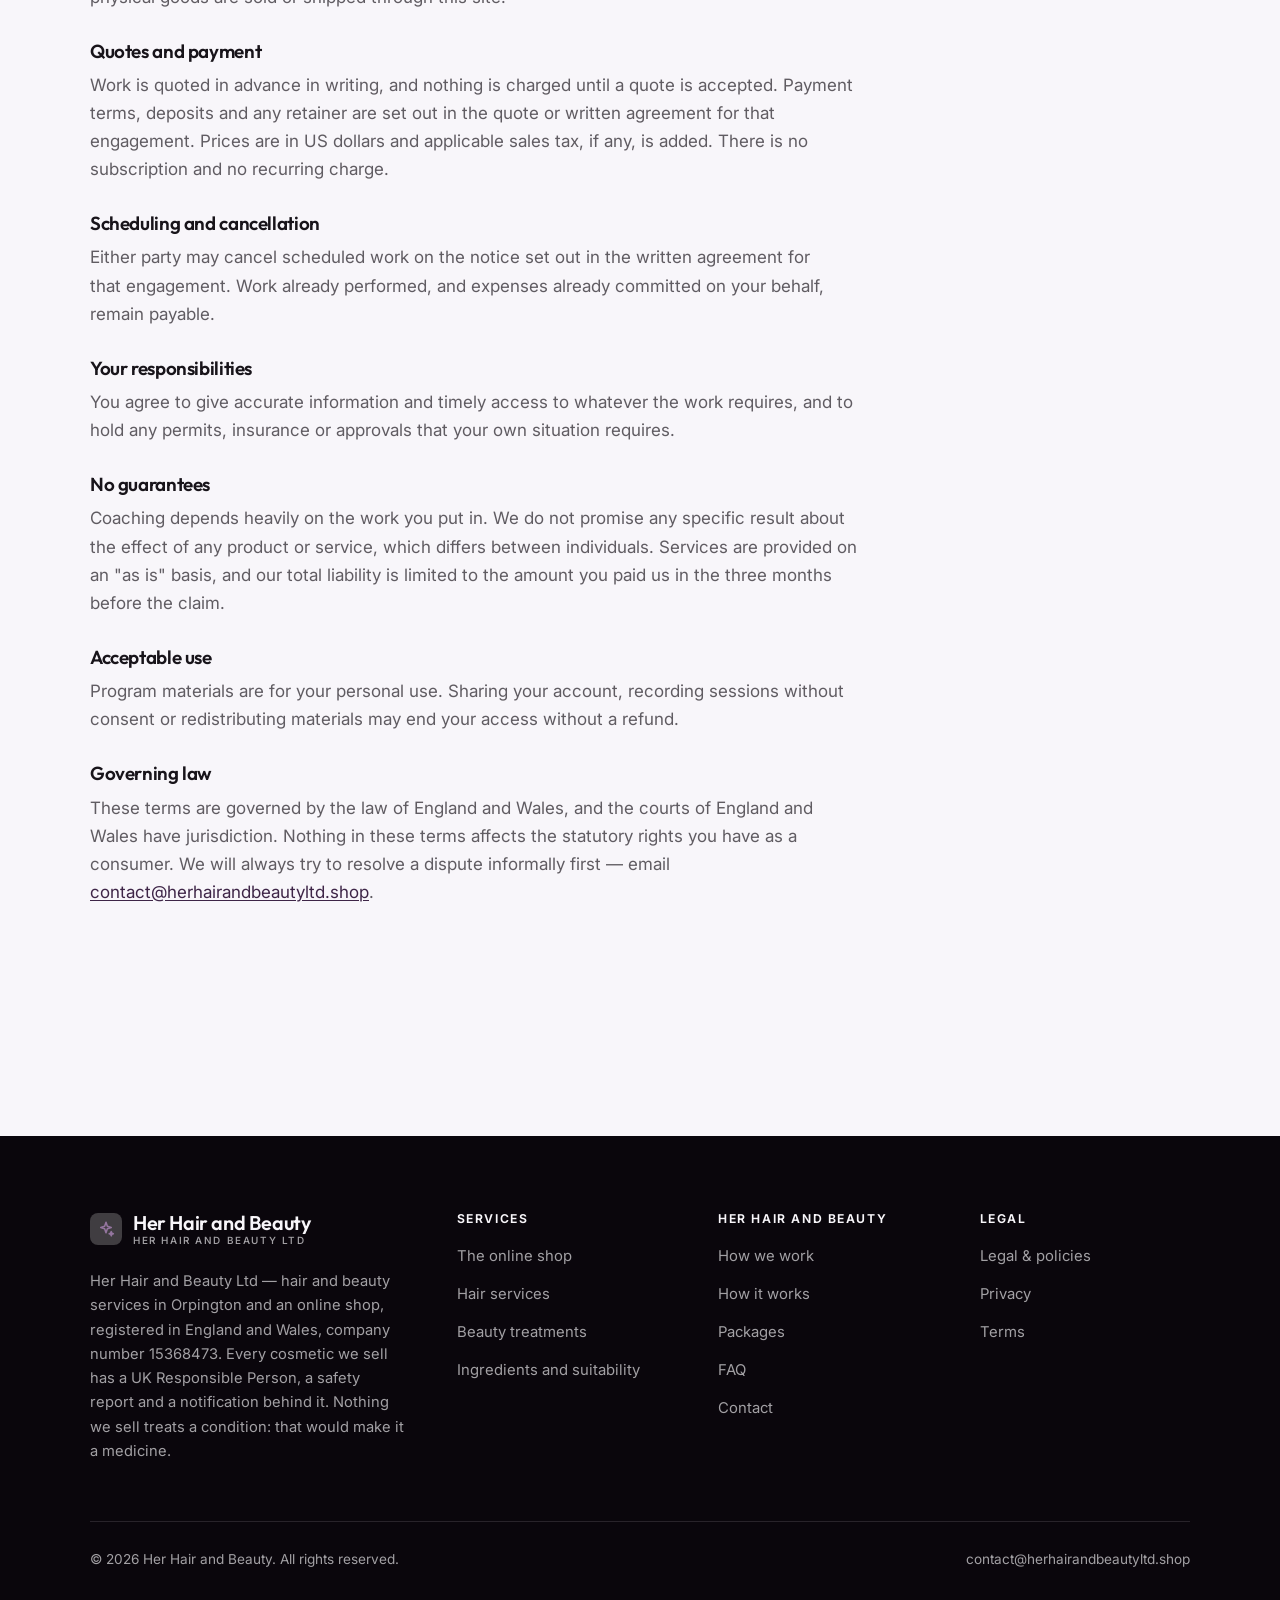
<file: legal.html>
<!DOCTYPE html>
<html lang="en" class="no-js">
<head>
<meta charset="utf-8">
<meta name="viewport" content="width=device-width, initial-scale=1">
<title>Legal, privacy and terms — Her Hair and Beauty</title>
<meta name="description" content="Business information, privacy policy and terms of service for Her Hair and Beauty.">
<meta name="robots" content="noindex">

<meta property="og:type" content="website">
<meta property="og:url" content="https://herhairandbeautyltd.shop/legal.html">
<meta property="og:site_name" content="Her Hair and Beauty">
<meta property="og:locale" content="en_US">
<meta property="og:title" content="Legal, privacy and terms — Her Hair and Beauty">
<meta property="og:description" content="Business information, privacy policy and terms of service for Her Hair and Beauty.">
<meta name="theme-color" content="#0a060c">

<link rel="icon" href="assets/img/favicon.svg" type="image/svg+xml">
<link rel="preconnect" href="https://fonts.googleapis.com">
<link rel="preconnect" href="https://fonts.gstatic.com" crossorigin>
<link rel="stylesheet" href="https://fonts.googleapis.com/css2?family=Outfit:wght@400;500;600;700&family=Inter:wght@400..700&display=swap">
<link rel="stylesheet" href="assets/css/style.css">

<!-- Thème appliqué avant le premier rendu (évite le flash) -->
<script>
document.documentElement.classList.remove('no-js');
(function(){try{var t=localStorage.getItem('site-theme');if(t){document.documentElement.setAttribute('data-theme',t);}}catch(e){}})();
</script>
</head>

<body>
<a class="skip-link" href="#main">Skip to main content</a>

<header class="site-header">
  <nav class="wrap nav" aria-label="Main navigation">
    <a class="brand" href="index.html">
      <svg class="brand__mark" viewBox="0 0 64 64" aria-hidden="true">
        <rect class="bm-bg" width="64" height="64" rx="16"/>
        <g class="bm-ic" transform="translate(14 14) scale(1.5)" fill="none" stroke-width="2.1" stroke-linecap="round" stroke-linejoin="round"><path d="M12 3l1.8 5.2L19 10l-5.2 1.8L12 17l-1.8-5.2L5 10l5.2-1.8zM19 15.5l.8 2 2 .8-2 .8-.8 2-.8-2-2-.8 2-.8z"/></g>
      </svg>
      <span>Her Hair and Beauty<span class="brand__sub">HER HAIR AND BEAUTY LTD</span></span>
    </a>

    <ul class="nav__links" id="nav-links">
      <li><a href="index.html">Home</a></li>
      <li><a href="programs.html">Services</a></li>
      <li><a href="index.html#pricing">Packages</a></li>
      <li><a href="about.html">How we work</a></li>
      <li><a href="contact.html">Contact</a></li>
      <li><a class="btn btn--primary" href="contact.html">Ask us anything</a></li>
    </ul>

    <div class="nav__cta">
      <button class="theme-toggle" type="button" aria-label="Switch to dark theme">
        <svg class="icon-sun" viewBox="0 0 24 24" fill="none" stroke="currentColor" stroke-width="1.8" stroke-linecap="round" aria-hidden="true"><circle cx="12" cy="12" r="4"/><path d="M12 2v2m0 16v2M2 12h2m16 0h2M4.9 4.9l1.4 1.4m11.4 11.4 1.4 1.4M19.1 4.9l-1.4 1.4M6.3 17.7l-1.4 1.4"/></svg>
        <svg class="icon-moon" viewBox="0 0 24 24" fill="none" stroke="currentColor" stroke-width="1.8" stroke-linecap="round" stroke-linejoin="round" aria-hidden="true"><path d="M21 12.8A9 9 0 1 1 11.2 3a7 7 0 0 0 9.8 9.8z"/></svg>
      </button>
      <a class="btn btn--primary" href="contact.html">Ask us anything</a>
      <button class="nav__toggle" type="button" aria-expanded="false" aria-controls="nav-links" aria-label="Open menu">
        <svg class="icon-open" viewBox="0 0 24 24" fill="none" stroke="currentColor" stroke-width="2" stroke-linecap="round" aria-hidden="true"><path d="M3 6h18M3 12h18M3 18h18"/></svg>
        <svg class="icon-close" viewBox="0 0 24 24" fill="none" stroke="currentColor" stroke-width="2" stroke-linecap="round" aria-hidden="true"><path d="M6 6l12 12M18 6L6 18"/></svg>
      </button>
    </div>
  </nav>
</header>

<main id="main">

<section class="page-head">
  <div class="wrap">
    <nav class="breadcrumb" aria-label="Breadcrumb">
      <a href="index.html">Home</a><span>/</span><span aria-current="page">Legal &amp; policies</span>
    </nav>
    <h1>Legal, privacy and terms</h1>
    <p>Last updated: <time datetime="2026-10-27">October 27, 2026</time></p>
  </div>
</section>

<section class="section wrap">
  <div class="prose">

    <!--
      TO DO: this is a skeleton, not legal advice. Replace every [BRACKET] with
      your real details before selling, and have a lawyer review it if you can.
      Consumer protection rules differ by state.
    -->

    <h2 id="business">Business information</h2>
    <p>
      herhairandbeautyltd.shop is operated by <strong>HER HAIR AND BEAUTY LTD</strong>, a private limited
      company registered in England and Wales, company number 15368473.
    </p>
    <ul>
      <li>Registered office: 5 Barnfield Road, Orpington, England, BR5 3LP</li>
      <li>Email: <a href="mailto:contact@herhairandbeautyltd.shop">contact@herhairandbeautyltd.shop</a></li>
      <li>VAT number: [VAT NUMBER, IF REGISTERED]</li>
    </ul>

    <h3>Hosting</h3>
    <p>
      This site is hosted by <strong>GitHub Pages</strong> (GitHub, Inc., 88 Colin P. Kelly Jr. Street,
      San Francisco, CA 94107). The domain is registered through Namecheap, Inc.
    </p>

    <h3>Intellectual property</h3>
    <p>
      All content on this site — text, illustrations, branding and coaching materials — is protected by
      copyright. You may not reproduce or redistribute it without written permission. Work you create during
      the program stays yours.
    </p>

    <h2 id="privacy">Privacy policy</h2>
    <p>
      We collect the minimum needed to answer you and deliver the coaching. We never sell your personal
      information, and we do not share it for cross-context behavioral advertising.
    </p>
    <h3>What we collect</h3>
    <ul>
      <li><strong>Contact form</strong>: name, email address, the program and level you select, and your message.</li>
      <li><strong>Clients</strong>: the work and recordings you send, written exchanges, and session history.</li>
      <li><strong>No analytics or advertising cookies</strong> are set by this site.</li>
    </ul>
    <p>
      The only thing stored in your browser is a display preference (light or dark theme). It never reaches us.
    </p>
    <h3>Why we keep it, and for how long</h3>
    <ul>
      <li>Replying to an inquiry: kept for 12 months.</li>
      <li>Delivering coaching: kept for the length of the engagement, then 3 years.</li>
      <li>Tax and accounting records: kept as long as the law requires, generally 7 years.</li>
    </ul>
    <h3>Service providers</h3>
    <p>
      Form submissions may be processed by <strong>[FORM PROVIDER, e.g. Formspree]</strong> and payments by
      <strong>[PAYMENT PROVIDER, e.g. Stripe]</strong>. Our host keeps technical logs for security. These
      providers only process data on our behalf.
    </p>
    <h3>Your rights</h3>
    <p>
      Under UK data protection law you can ask what personal data we hold about you, have it corrected or
      erased, object to how we use it, restrict our use of it, and ask for a copy. Email
      <a href="mailto:contact@herhairandbeautyltd.shop">contact@herhairandbeautyltd.shop</a> and we will respond within one month. If you are not satisfied with
      our response you can complain to the Information Commissioner's Office at ico.org.uk.
    </p>
    <h3>Children</h3>
    <p>
      This service is intended for adults. We do not knowingly collect information from children under 13.
    </p>

    <h2 id="terms">Terms of service</h2>
    <h3>What we provide</h3>
    <p>
      Her Hair and Beauty provides hair and beauty treatment services and the retail sale of goods by mail order or via the internet by HER HAIR AND BEAUTY LTD, a private limited company registered in England and Wales under company number 15368473. COSMETIC PRODUCTS SOLD ONLINE: a cosmetic product placed on the market in the United Kingdom is subject to the UK Cosmetics Regulation, which requires that a Responsible Person established in the United Kingdom be designated for the product, that a Cosmetic Product Safety Report be held for it, and that it be notified before being placed on the market. WHERE THE COMPANY IMPORTS A PRODUCT INTO THE UNITED KINGDOM ITSELF IT BECOMES THE RESPONSIBLE PERSON FOR THAT PRODUCT, and for such products the Responsible Person is [RESPONSIBLE PERSON NAME AND ADDRESS] and notification is held under [SCPN NOTIFICATION REFERENCE]. Where a product is supplied by a brand or distributor that has already placed it on the UK market, the Responsible Person is that party, as identified on the product label, and the company sells it as a retailer; the company states which of these applies for a product on request. Products are supplied with the labelling the Regulation requires, including the ingredient listing, durability information, batch identification and any warnings. NO MEDICAL CLAIMS ARE MADE: a product presented as treating, curing or preventing a disease or condition is a medicinal product requiring a marketing authorisation from the Medicines and Healthcare products Regulatory Agency under the Human Medicines Regulations 2012, and nothing sold by the company is offered on that basis; no product description asserts a therapeutic effect on hair loss, scalp disease, skin disease or any other condition. ALLERGENS AND SENSITIVITY: full ingredient listings are provided and a customer with a known allergy or sensitivity should read them before purchase, natural or botanical origin carrying no implication of hypoallergenicity. SALON SERVICES: services are delivered by a person holding [QUALIFICATIONS AND AWARDING BODIES], with professional indemnity and public liability insurance held with [INSURER AND POLICY NUMBER]. A colour service is not carried out without a valid allergy alert test performed in accordance with the manufacturer's instructions and the required interval before the service. The company does not diagnose, treat or prescribe for any condition of the hair, scalp or skin, and refers a client to a general practitioner, pharmacist or dermatologist where a condition is observed or reported. CONSUMER RIGHTS: for contracts concluded at a distance the Consumer Contracts (Information, Cancellation and Additional Charges) Regulations 2013 give a consumer fourteen days from receiving the goods to cancel without giving a reason, SUBJECT TO THE EXCEPTION FOR SEALED GOODS WHICH ARE NOT SUITABLE FOR RETURN FOR HEALTH PROTECTION OR HYGIENE REASONS AND WHICH HAVE BEEN UNSEALED AFTER DELIVERY, which applies to much of what the shop sells; the Consumer Rights Act 2015 requires goods to be of satisfactory quality, fit for purpose and as described, and services to be performed with reasonable care and skill. NO RESULT IS GUARANTEED as to the effect of any product or service on individual hair or skin. Services are described on the
      <a href="programs.html">Services</a> page. No physical goods are sold or shipped through this site.
    </p>
    <h3>Quotes and payment</h3>
    <p>
      Work is quoted in advance in writing, and nothing is charged until a quote is accepted. Payment terms,
      deposits and any retainer are set out in the quote or written agreement for that engagement. Prices are in
      US dollars and applicable sales tax, if any, is added. There is no subscription and no recurring charge.
    </p>
    <h3>Scheduling and cancellation</h3>
    <p>
      Either party may cancel scheduled work on the notice set out in the written agreement for that engagement.
      Work already performed, and expenses already committed on your behalf, remain payable.
    </p>
    <h3>Your responsibilities</h3>
    <p>
      You agree to give accurate information and timely access to whatever the work requires, and to hold any
      permits, insurance or approvals that your own situation requires.
    </p>

    <h3>No guarantees</h3>
    <p>
      Coaching depends heavily on the work you put in. We do not promise any specific result
      about the effect of any product or service, which differs between individuals. Services are provided on an "as is" basis, and our total
      liability is limited to the amount you paid us in the three months before the claim.
    </p>
    <h3>Acceptable use</h3>
    <p>
      Program materials are for your personal use. Sharing your account, recording sessions without consent
      or redistributing materials may end your access without a refund.
    </p>
    <h3>Governing law</h3>
    <p>
      These terms are governed by the law of England and Wales, and the courts of England and Wales have
      jurisdiction. Nothing in these terms affects the statutory rights you have as a consumer. We will always
      try to resolve a dispute informally first — email <a href="mailto:contact@herhairandbeautyltd.shop">contact@herhairandbeautyltd.shop</a>.
    </p>

  </div>
</section>

</main>

<footer class="site-footer">
  <div class="wrap">
    <div class="footer__grid">
      <div class="footer__brand">
        <a class="brand" href="index.html">
          <svg class="brand__mark" viewBox="0 0 64 64" aria-hidden="true">
        <rect class="bm-bg" width="64" height="64" rx="16"/>
        <g class="bm-ic" transform="translate(14 14) scale(1.5)" fill="none" stroke-width="2.1" stroke-linecap="round" stroke-linejoin="round"><path d="M12 3l1.8 5.2L19 10l-5.2 1.8L12 17l-1.8-5.2L5 10l5.2-1.8zM19 15.5l.8 2 2 .8-2 .8-.8 2-.8-2-2-.8 2-.8z"/></g>
      </svg>
          <span>Her Hair and Beauty<span class="brand__sub">HER HAIR AND BEAUTY LTD</span></span>
        </a>
        <p>Her Hair and Beauty Ltd — hair and beauty services in Orpington and an online shop, registered in England and Wales, company number 15368473. Every cosmetic we sell has a UK Responsible Person, a safety report and a notification behind it. Nothing we sell treats a condition: that would make it a medicine.</p>
      </div>

      <div class="footer__col">
        <h4>Services</h4>
        <ul>
          <li><a href="programs.html#shop">The online shop</a></li>
          <li><a href="programs.html#hair">Hair services</a></li>
          <li><a href="programs.html#beauty">Beauty treatments</a></li>
          <li><a href="programs.html#advice">Ingredients and suitability</a></li>
        </ul>
      </div>

      <div class="footer__col">
        <h4>Her Hair and Beauty</h4>
        <ul>
          <li><a href="about.html">How we work</a></li>
          <li><a href="index.html#how-it-works">How it works</a></li>
          <li><a href="index.html#pricing">Packages</a></li>
          <li><a href="index.html#faq">FAQ</a></li>
          <li><a href="contact.html">Contact</a></li>
        </ul>
      </div>

      <div class="footer__col">
        <h4>Legal</h4>
        <ul>
          <li><a href="legal.html">Legal &amp; policies</a></li>
          <li><a href="legal.html#privacy">Privacy</a></li>
          <li><a href="legal.html#terms">Terms</a></li>
        </ul>
      </div>
    </div>

    <div class="footer__bottom">
      <p>© <span data-year>2026</span> Her Hair and Beauty. All rights reserved.</p>
      <p><a href="mailto:contact@herhairandbeautyltd.shop">contact@herhairandbeautyltd.shop</a></p>
    </div>
  </div>
</footer>

<script src="assets/js/main.js" defer></script>
</body>
</html>
</file>
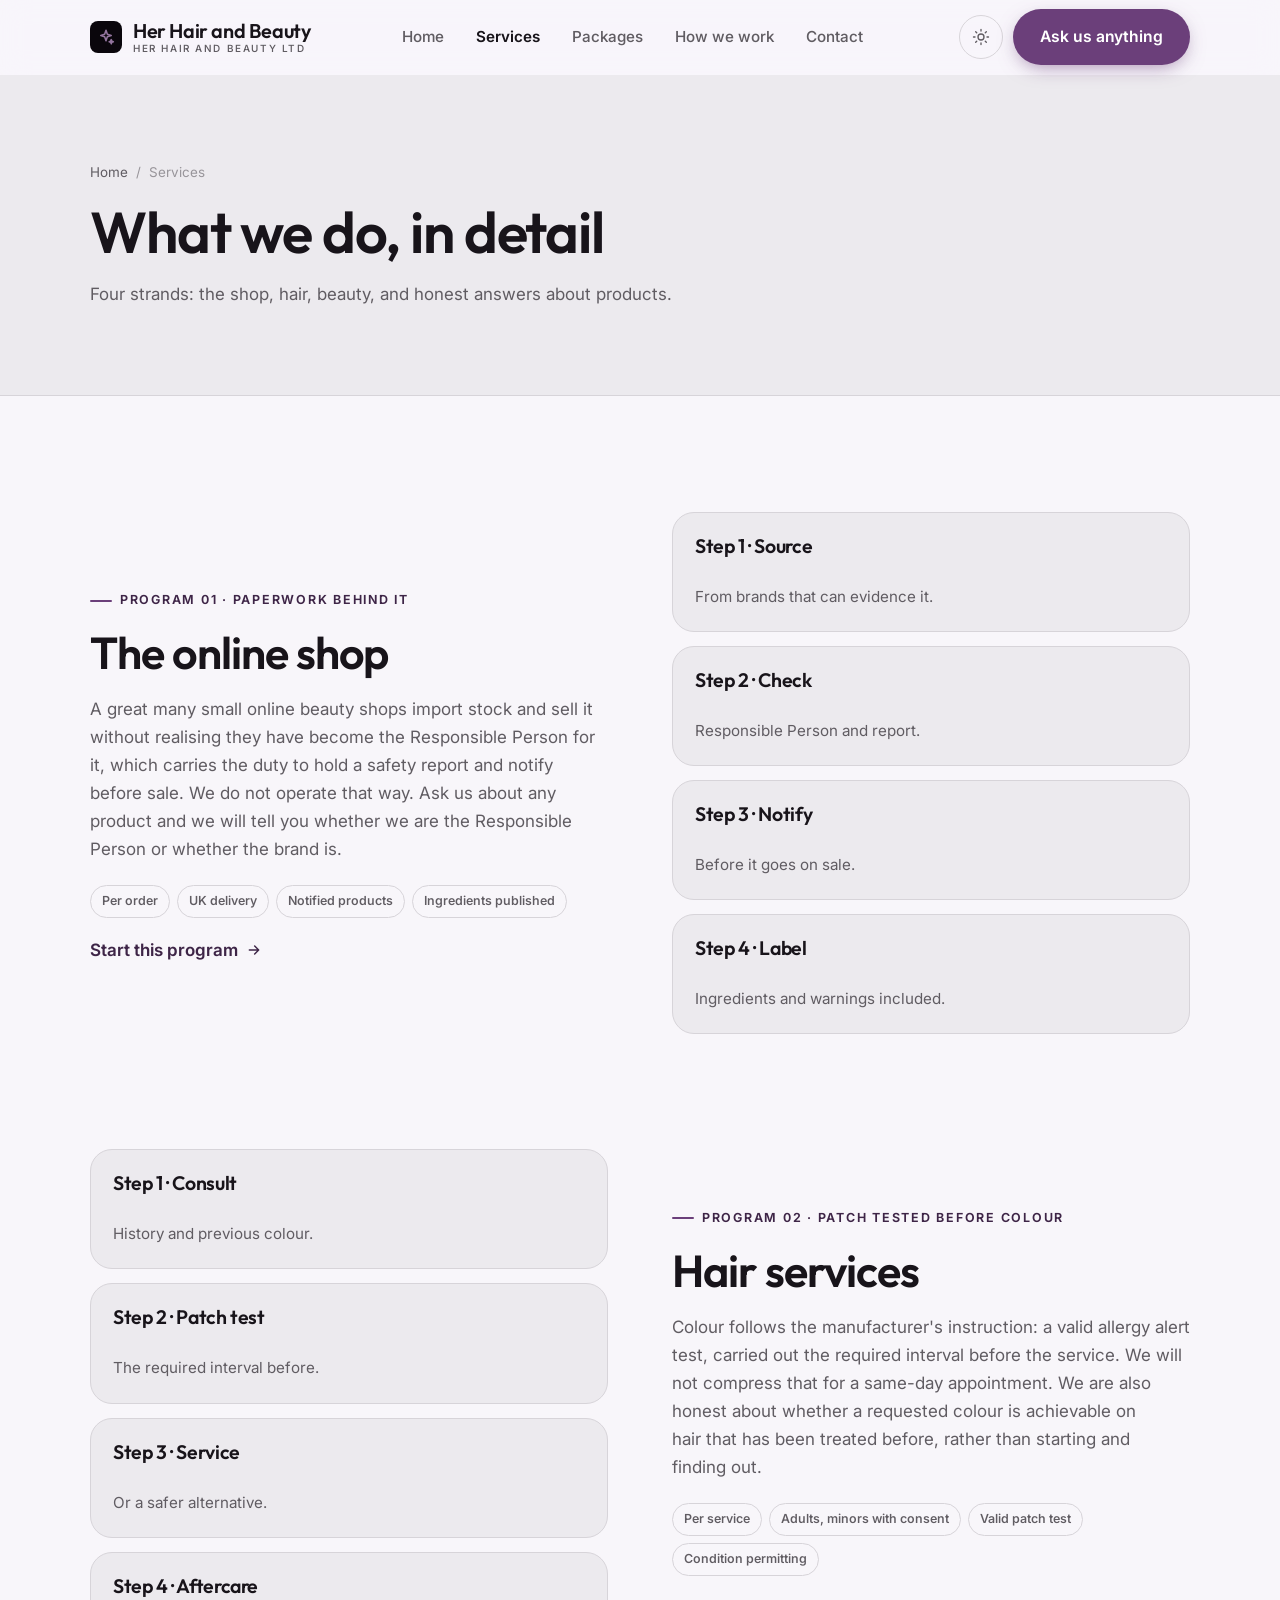
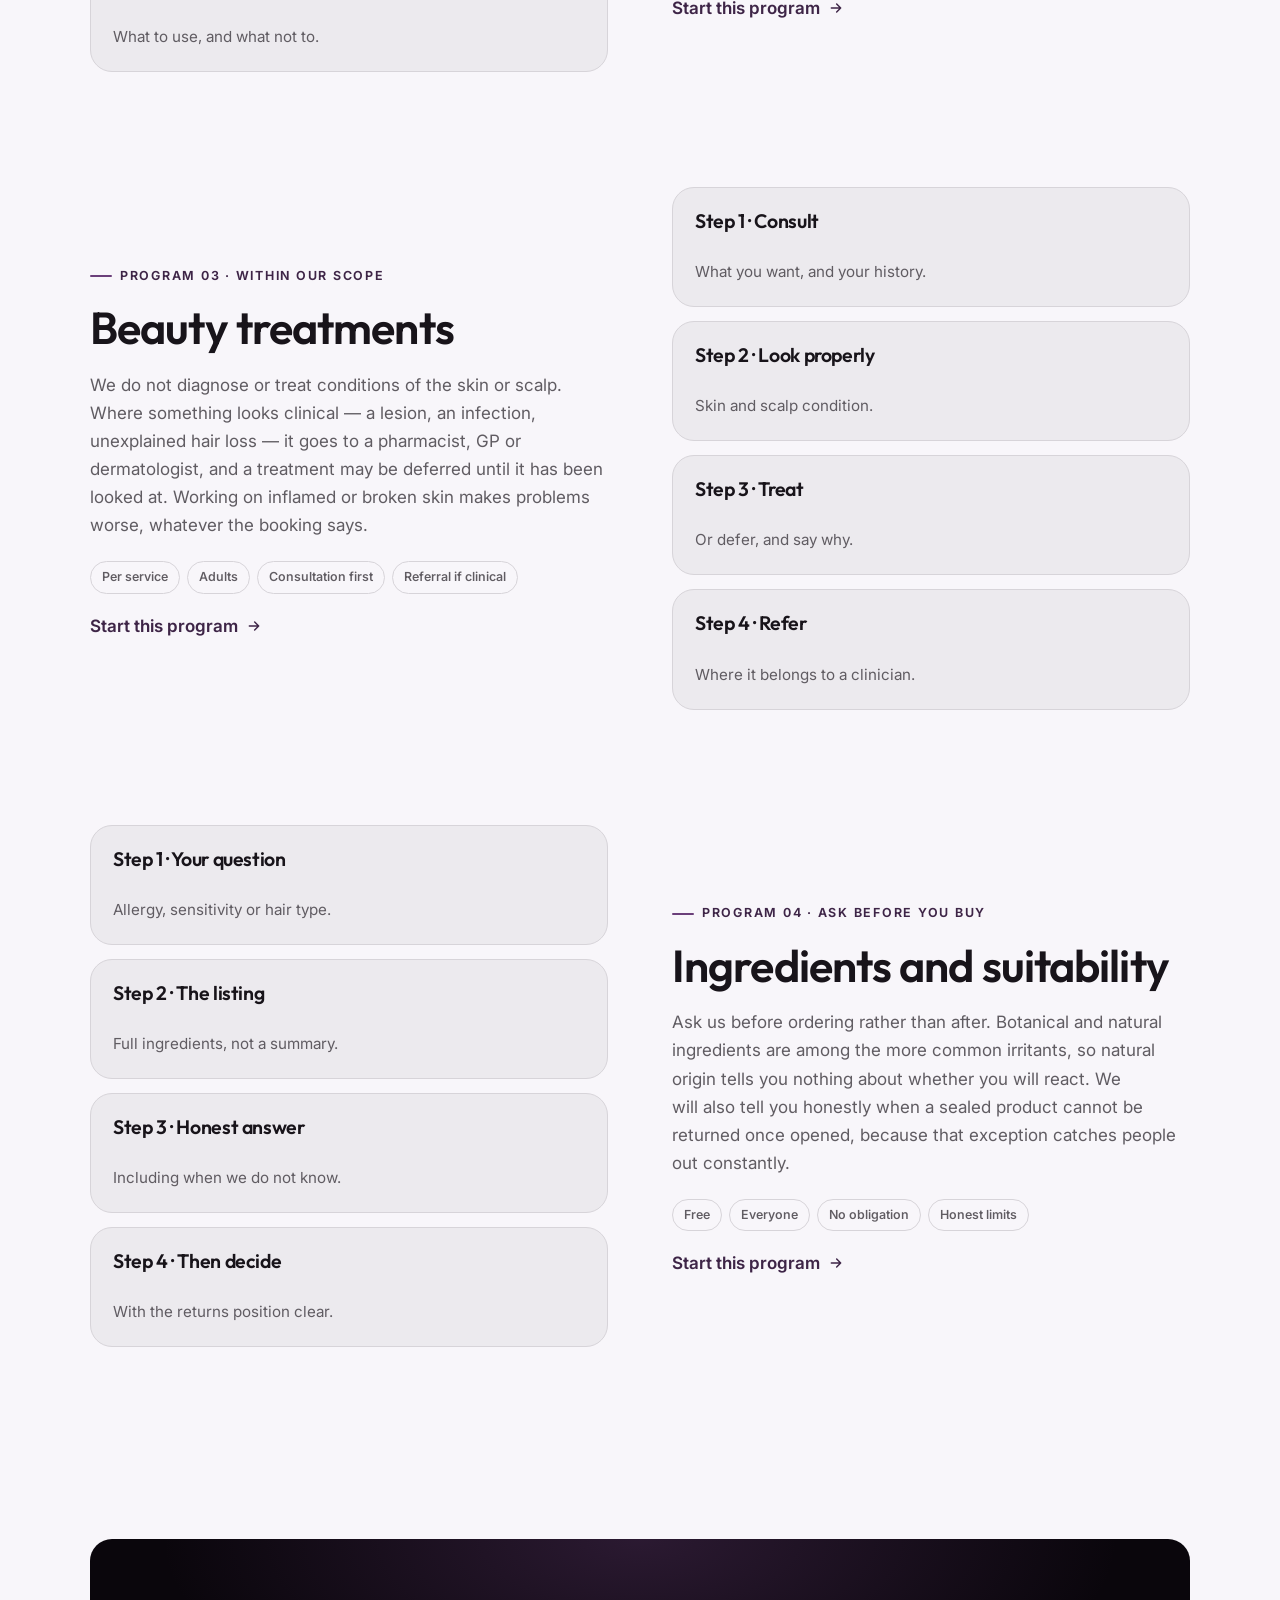
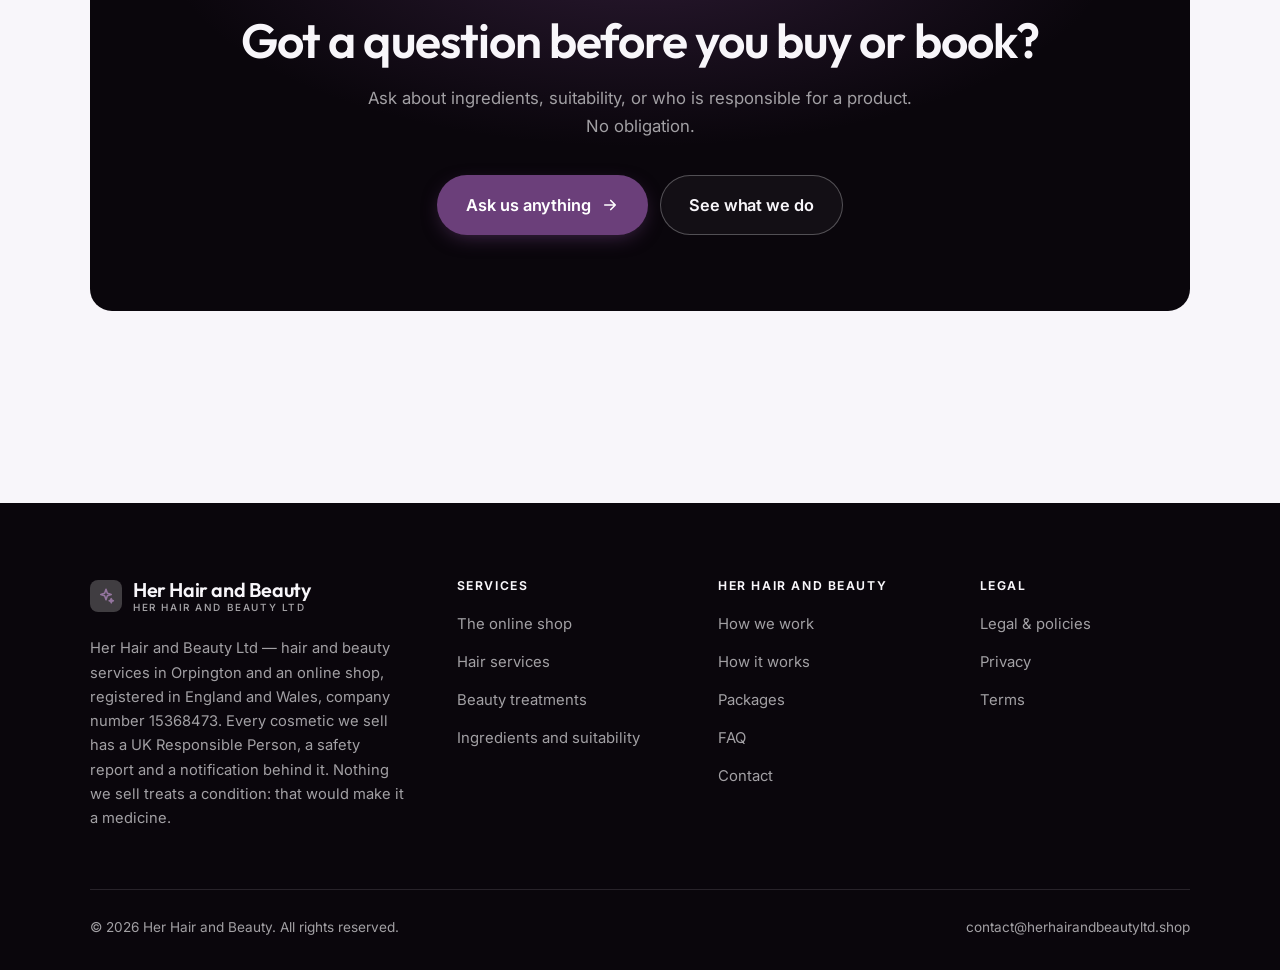
<file: programs.html>
<!DOCTYPE html>
<html lang="en" class="no-js">
<head>
<meta charset="utf-8">
<meta name="viewport" content="width=device-width, initial-scale=1">
<title>Services — Her Hair and Beauty</title>
<meta name="description" content="What Her Hair and Beauty Ltd does: an online cosmetics shop, hair services, beauty treatments, and advice on ingredients and suitability.">
<link rel="canonical" href="https://herhairandbeautyltd.shop/programs.html">

<meta property="og:type" content="website">
<meta property="og:url" content="https://herhairandbeautyltd.shop/programs.html">
<meta property="og:site_name" content="Her Hair and Beauty">
<meta property="og:locale" content="en_US">
<meta property="og:title" content="Services — Her Hair and Beauty">
<meta property="og:description" content="What Her Hair and Beauty Ltd does: an online cosmetics shop, hair services, beauty treatments, and advice on ingredients and suitability.">
<meta name="theme-color" content="#0a060c">

<link rel="icon" href="assets/img/favicon.svg" type="image/svg+xml">
<link rel="preconnect" href="https://fonts.googleapis.com">
<link rel="preconnect" href="https://fonts.gstatic.com" crossorigin>
<link rel="stylesheet" href="https://fonts.googleapis.com/css2?family=Outfit:wght@400;500;600;700&family=Inter:wght@400..700&display=swap">
<link rel="stylesheet" href="assets/css/style.css">

<!-- Thème appliqué avant le premier rendu (évite le flash) -->
<script>
document.documentElement.classList.remove('no-js');
(function(){try{var t=localStorage.getItem('site-theme');if(t){document.documentElement.setAttribute('data-theme',t);}}catch(e){}})();
</script>
</head>

<body>
<a class="skip-link" href="#main">Skip to main content</a>

<header class="site-header">
  <nav class="wrap nav" aria-label="Main navigation">
    <a class="brand" href="index.html">
      <svg class="brand__mark" viewBox="0 0 64 64" aria-hidden="true">
        <rect class="bm-bg" width="64" height="64" rx="16"/>
        <g class="bm-ic" transform="translate(14 14) scale(1.5)" fill="none" stroke-width="2.1" stroke-linecap="round" stroke-linejoin="round"><path d="M12 3l1.8 5.2L19 10l-5.2 1.8L12 17l-1.8-5.2L5 10l5.2-1.8zM19 15.5l.8 2 2 .8-2 .8-.8 2-.8-2-2-.8 2-.8z"/></g>
      </svg>
      <span>Her Hair and Beauty<span class="brand__sub">HER HAIR AND BEAUTY LTD</span></span>
    </a>

    <ul class="nav__links" id="nav-links">
      <li><a href="index.html">Home</a></li>
      <li><a href="programs.html" aria-current="page">Services</a></li>
      <li><a href="index.html#pricing">Packages</a></li>
      <li><a href="about.html">How we work</a></li>
      <li><a href="contact.html">Contact</a></li>
      <li><a class="btn btn--primary" href="contact.html">Ask us anything</a></li>
    </ul>

    <div class="nav__cta">
      <button class="theme-toggle" type="button" aria-label="Switch to dark theme">
        <svg class="icon-sun" viewBox="0 0 24 24" fill="none" stroke="currentColor" stroke-width="1.8" stroke-linecap="round" aria-hidden="true"><circle cx="12" cy="12" r="4"/><path d="M12 2v2m0 16v2M2 12h2m16 0h2M4.9 4.9l1.4 1.4m11.4 11.4 1.4 1.4M19.1 4.9l-1.4 1.4M6.3 17.7l-1.4 1.4"/></svg>
        <svg class="icon-moon" viewBox="0 0 24 24" fill="none" stroke="currentColor" stroke-width="1.8" stroke-linecap="round" stroke-linejoin="round" aria-hidden="true"><path d="M21 12.8A9 9 0 1 1 11.2 3a7 7 0 0 0 9.8 9.8z"/></svg>
      </button>
      <a class="btn btn--primary" href="contact.html">Ask us anything</a>
      <button class="nav__toggle" type="button" aria-expanded="false" aria-controls="nav-links" aria-label="Open menu">
        <svg class="icon-open" viewBox="0 0 24 24" fill="none" stroke="currentColor" stroke-width="2" stroke-linecap="round" aria-hidden="true"><path d="M3 6h18M3 12h18M3 18h18"/></svg>
        <svg class="icon-close" viewBox="0 0 24 24" fill="none" stroke="currentColor" stroke-width="2" stroke-linecap="round" aria-hidden="true"><path d="M6 6l12 12M18 6L6 18"/></svg>
      </button>
    </div>
  </nav>
</header>

<main id="main">

<section class="page-head">
  <div class="wrap">
    <nav class="breadcrumb" aria-label="Breadcrumb">
      <a href="index.html">Home</a><span>/</span><span aria-current="page">Services</span>
    </nav>
    <h1>What we do, in detail</h1>
    <p>Four strands: the shop, hair, beauty, and honest answers about products.</p>
  </div>
</section>

<section class="section wrap" id="shop">
  <div class="split reveal">
    <div>
      <span class="eyebrow">Program 01 · Paperwork behind it</span>
      <h2>The online shop</h2>
      <p>A great many small online beauty shops import stock and sell it without realising they have become the Responsible Person for it, which carries the duty to hold a safety report and notify before sale. We do not operate that way. Ask us about any product and we will tell you whether we are the Responsible Person or whether the brand is.</p>
      <ul class="tags"><li>Per order</li><li>UK delivery</li><li>Notified products</li><li>Ingredients published</li></ul>
      <p><a class="arrow-link" href="contact.html">Start this program <svg viewBox="0 0 24 24" fill="none" stroke="currentColor" stroke-width="2.2" stroke-linecap="round" stroke-linejoin="round" aria-hidden="true"><path d="M5 12h14M13 6l6 6-6 6"/></svg></a></p>
    </div>
    <div class="grid grid--2 grid--tight">
      <article class="card card--sm">
        <h3>Step 1 · Source</h3>
        <p>From brands that can evidence it.</p>
      </article>
      <article class="card card--sm">
        <h3>Step 2 · Check</h3>
        <p>Responsible Person and report.</p>
      </article>
      <article class="card card--sm">
        <h3>Step 3 · Notify</h3>
        <p>Before it goes on sale.</p>
      </article>
      <article class="card card--sm">
        <h3>Step 4 · Label</h3>
        <p>Ingredients and warnings included.</p>
      </article>
    </div>
  </div>
</section>

<section class="section section--flush wrap" id="hair">
  <div class="split reveal">
    <div class="grid grid--2 grid--tight">
      <article class="card card--sm">
        <h3>Step 1 · Consult</h3>
        <p>History and previous colour.</p>
      </article>
      <article class="card card--sm">
        <h3>Step 2 · Patch test</h3>
        <p>The required interval before.</p>
      </article>
      <article class="card card--sm">
        <h3>Step 3 · Service</h3>
        <p>Or a safer alternative.</p>
      </article>
      <article class="card card--sm">
        <h3>Step 4 · Aftercare</h3>
        <p>What to use, and what not to.</p>
      </article>
    </div>
    <div>
      <span class="eyebrow">Program 02 · Patch tested before colour</span>
      <h2>Hair services</h2>
      <p>Colour follows the manufacturer's instruction: a valid allergy alert test, carried out the required interval before the service. We will not compress that for a same-day appointment. We are also honest about whether a requested colour is achievable on hair that has been treated before, rather than starting and finding out.</p>
      <ul class="tags"><li>Per service</li><li>Adults, minors with consent</li><li>Valid patch test</li><li>Condition permitting</li></ul>
      <p><a class="arrow-link" href="contact.html">Start this program <svg viewBox="0 0 24 24" fill="none" stroke="currentColor" stroke-width="2.2" stroke-linecap="round" stroke-linejoin="round" aria-hidden="true"><path d="M5 12h14M13 6l6 6-6 6"/></svg></a></p>
    </div>
  </div>
</section>

<section class="section section--flush wrap" id="beauty">
  <div class="split reveal">
    <div>
      <span class="eyebrow">Program 03 · Within our scope</span>
      <h2>Beauty treatments</h2>
      <p>We do not diagnose or treat conditions of the skin or scalp. Where something looks clinical — a lesion, an infection, unexplained hair loss — it goes to a pharmacist, GP or dermatologist, and a treatment may be deferred until it has been looked at. Working on inflamed or broken skin makes problems worse, whatever the booking says.</p>
      <ul class="tags"><li>Per service</li><li>Adults</li><li>Consultation first</li><li>Referral if clinical</li></ul>
      <p><a class="arrow-link" href="contact.html">Start this program <svg viewBox="0 0 24 24" fill="none" stroke="currentColor" stroke-width="2.2" stroke-linecap="round" stroke-linejoin="round" aria-hidden="true"><path d="M5 12h14M13 6l6 6-6 6"/></svg></a></p>
    </div>
    <div class="grid grid--2 grid--tight">
      <article class="card card--sm">
        <h3>Step 1 · Consult</h3>
        <p>What you want, and your history.</p>
      </article>
      <article class="card card--sm">
        <h3>Step 2 · Look properly</h3>
        <p>Skin and scalp condition.</p>
      </article>
      <article class="card card--sm">
        <h3>Step 3 · Treat</h3>
        <p>Or defer, and say why.</p>
      </article>
      <article class="card card--sm">
        <h3>Step 4 · Refer</h3>
        <p>Where it belongs to a clinician.</p>
      </article>
    </div>
  </div>
</section>

<section class="section section--flush wrap" id="advice">
  <div class="split reveal">
    <div class="grid grid--2 grid--tight">
      <article class="card card--sm">
        <h3>Step 1 · Your question</h3>
        <p>Allergy, sensitivity or hair type.</p>
      </article>
      <article class="card card--sm">
        <h3>Step 2 · The listing</h3>
        <p>Full ingredients, not a summary.</p>
      </article>
      <article class="card card--sm">
        <h3>Step 3 · Honest answer</h3>
        <p>Including when we do not know.</p>
      </article>
      <article class="card card--sm">
        <h3>Step 4 · Then decide</h3>
        <p>With the returns position clear.</p>
      </article>
    </div>
    <div>
      <span class="eyebrow">Program 04 · Ask before you buy</span>
      <h2>Ingredients and suitability</h2>
      <p>Ask us before ordering rather than after. Botanical and natural ingredients are among the more common irritants, so natural origin tells you nothing about whether you will react. We will also tell you honestly when a sealed product cannot be returned once opened, because that exception catches people out constantly.</p>
      <ul class="tags"><li>Free</li><li>Everyone</li><li>No obligation</li><li>Honest limits</li></ul>
      <p><a class="arrow-link" href="contact.html">Start this program <svg viewBox="0 0 24 24" fill="none" stroke="currentColor" stroke-width="2.2" stroke-linecap="round" stroke-linejoin="round" aria-hidden="true"><path d="M5 12h14M13 6l6 6-6 6"/></svg></a></p>
    </div>
  </div>
</section>

<section class="wrap section--tight">
  <div class="cta-band reveal">
    <h2>Got a question before you buy or book?</h2>
    <p>Ask about ingredients, suitability, or who is responsible for a product. No obligation.</p>
    <div class="hero__actions">
      <a class="btn btn--primary btn--lg" href="contact.html">Ask us anything <svg viewBox="0 0 24 24" fill="none" stroke="currentColor" stroke-width="2.2" stroke-linecap="round" stroke-linejoin="round" aria-hidden="true"><path d="M5 12h14M13 6l6 6-6 6"/></svg></a>
      <a class="btn btn--on-dark btn--lg" href="programs.html">See what we do</a>
    </div>
  </div>
</section>

</main>

<footer class="site-footer">
  <div class="wrap">
    <div class="footer__grid">
      <div class="footer__brand">
        <a class="brand" href="index.html">
          <svg class="brand__mark" viewBox="0 0 64 64" aria-hidden="true">
        <rect class="bm-bg" width="64" height="64" rx="16"/>
        <g class="bm-ic" transform="translate(14 14) scale(1.5)" fill="none" stroke-width="2.1" stroke-linecap="round" stroke-linejoin="round"><path d="M12 3l1.8 5.2L19 10l-5.2 1.8L12 17l-1.8-5.2L5 10l5.2-1.8zM19 15.5l.8 2 2 .8-2 .8-.8 2-.8-2-2-.8 2-.8z"/></g>
      </svg>
          <span>Her Hair and Beauty<span class="brand__sub">HER HAIR AND BEAUTY LTD</span></span>
        </a>
        <p>Her Hair and Beauty Ltd — hair and beauty services in Orpington and an online shop, registered in England and Wales, company number 15368473. Every cosmetic we sell has a UK Responsible Person, a safety report and a notification behind it. Nothing we sell treats a condition: that would make it a medicine.</p>
      </div>

      <div class="footer__col">
        <h4>Services</h4>
        <ul>
          <li><a href="programs.html#shop">The online shop</a></li>
          <li><a href="programs.html#hair">Hair services</a></li>
          <li><a href="programs.html#beauty">Beauty treatments</a></li>
          <li><a href="programs.html#advice">Ingredients and suitability</a></li>
        </ul>
      </div>

      <div class="footer__col">
        <h4>Her Hair and Beauty</h4>
        <ul>
          <li><a href="about.html">How we work</a></li>
          <li><a href="index.html#how-it-works">How it works</a></li>
          <li><a href="index.html#pricing">Packages</a></li>
          <li><a href="index.html#faq">FAQ</a></li>
          <li><a href="contact.html">Contact</a></li>
        </ul>
      </div>

      <div class="footer__col">
        <h4>Legal</h4>
        <ul>
          <li><a href="legal.html">Legal &amp; policies</a></li>
          <li><a href="legal.html#privacy">Privacy</a></li>
          <li><a href="legal.html#terms">Terms</a></li>
        </ul>
      </div>
    </div>

    <div class="footer__bottom">
      <p>© <span data-year>2026</span> Her Hair and Beauty. All rights reserved.</p>
      <p><a href="mailto:contact@herhairandbeautyltd.shop">contact@herhairandbeautyltd.shop</a></p>
    </div>
  </div>
</footer>

<script src="assets/js/main.js" defer></script>
</body>
</html>
</file>
<file: assets/css/style.css>
/* Her Hair and Beauty — couleurs et polices de la marque.
   Modifier ces valeurs suffit à changer l'identité visuelle de tout le site. */
:root {
  --c-accent:    #6b3f7a;
  --c-on-accent: #ffffff;
  --c-ink:       #0a060c;
  --c-paper:     #f8f6fa;

  --accent-ink-light: color-mix(in srgb, var(--c-accent) 58%, black);
  --accent-on-dark:   color-mix(in srgb, var(--c-accent) 72%, white);

  --font-display: "Outfit", system-ui, -apple-system, "Segoe UI", sans-serif;
  --font-body: "Inter", system-ui, -apple-system, "Segoe UI", sans-serif;
  --display-weight: 600;
  --display-tracking: -.02em;
}

/* ==========================================================================
   Feuille de style commune aux sites de coaching
   Les couleurs de marque (--c-accent, --c-on-accent, --c-ink, --c-paper) et
   les polices sont définies juste au-dessus, par site. Tout le reste en dérive.
   ========================================================================== */

/* --------------------------------------------------------------------------
   1. Tokens dérivés
   -------------------------------------------------------------------------- */

:root {
  /* Thème clair */
  --paper:      var(--c-paper);
  --paper-2:    color-mix(in srgb, var(--c-paper) 95%, var(--c-ink));
  --paper-3:    color-mix(in srgb, var(--c-paper) 89%, var(--c-ink));
  --line:       color-mix(in srgb, var(--c-paper) 86%, var(--c-ink));
  --text:       color-mix(in srgb, var(--c-ink) 94%, var(--c-paper));
  --muted:      color-mix(in srgb, var(--c-ink) 64%, var(--c-paper));
  --accent:     var(--c-accent);
  --accent-600: color-mix(in srgb, var(--c-accent) 86%, black);
  --accent-ink: var(--accent-ink-light);
  --on-accent:  var(--c-on-accent);
  --ink:        var(--c-ink);
  --ink-soft:   color-mix(in srgb, var(--c-ink) 90%, white);
  --on-ink:     var(--c-paper);
  --on-ink-mut: color-mix(in srgb, var(--c-paper) 64%, var(--c-ink));
  --brand-bg:   var(--c-ink);

  /* Rayons */
  --r-sm: 8px;
  --r-md: 14px;
  --r-lg: 22px;
  --r-full: 999px;

  /* Ombres */
  --sh-1: 0 1px 2px rgba(0, 0, 0, .05), 0 2px 8px rgba(0, 0, 0, .04);
  --sh-2: 0 2px 4px rgba(0, 0, 0, .05), 0 12px 32px rgba(0, 0, 0, .09);
  --sh-3: 0 4px 8px rgba(0, 0, 0, .06), 0 24px 56px rgba(0, 0, 0, .14);

  /* Rythme */
  --gutter: clamp(16px, 4vw, 40px);
  --maxw: 1180px;
  --section-y: clamp(64px, 9vw, 124px);

  --ease: cubic-bezier(.22, .61, .36, 1);
}

/* Thème sombre — suit le système, sauf si l'utilisateur a choisi « clair » */
@media (prefers-color-scheme: dark) {
  :root:not([data-theme="light"]) {
    --paper:      var(--c-ink);
    --paper-2:    color-mix(in srgb, var(--c-ink) 92%, white);
    --paper-3:    color-mix(in srgb, var(--c-ink) 86%, white);
    --line:       color-mix(in srgb, var(--c-ink) 80%, white);
    --text:       color-mix(in srgb, var(--c-paper) 94%, var(--c-ink));
    --muted:      color-mix(in srgb, var(--c-paper) 66%, var(--c-ink));
    --accent-ink: var(--accent-on-dark);
    --ink:        color-mix(in srgb, var(--c-ink) 72%, black);
    --brand-bg:   color-mix(in srgb, var(--c-ink) 80%, white);
    --sh-1: 0 1px 2px rgba(0, 0, 0, .4), 0 2px 8px rgba(0, 0, 0, .3);
    --sh-2: 0 2px 4px rgba(0, 0, 0, .4), 0 12px 32px rgba(0, 0, 0, .45);
    --sh-3: 0 4px 8px rgba(0, 0, 0, .45), 0 24px 56px rgba(0, 0, 0, .55);
  }
}

/* Thème sombre — choix explicite */
:root[data-theme="dark"] {
  --paper:      var(--c-ink);
  --paper-2:    color-mix(in srgb, var(--c-ink) 92%, white);
  --paper-3:    color-mix(in srgb, var(--c-ink) 86%, white);
  --line:       color-mix(in srgb, var(--c-ink) 80%, white);
  --text:       color-mix(in srgb, var(--c-paper) 94%, var(--c-ink));
  --muted:      color-mix(in srgb, var(--c-paper) 66%, var(--c-ink));
  --accent-ink: var(--accent-on-dark);
  --ink:        color-mix(in srgb, var(--c-ink) 72%, black);
  --brand-bg:   color-mix(in srgb, var(--c-ink) 80%, white);
  --sh-1: 0 1px 2px rgba(0, 0, 0, .4), 0 2px 8px rgba(0, 0, 0, .3);
  --sh-2: 0 2px 4px rgba(0, 0, 0, .4), 0 12px 32px rgba(0, 0, 0, .45);
  --sh-3: 0 4px 8px rgba(0, 0, 0, .45), 0 24px 56px rgba(0, 0, 0, .55);
}

/* --------------------------------------------------------------------------
   2. Reset / base
   -------------------------------------------------------------------------- */

*, *::before, *::after { box-sizing: border-box; }

* { margin: 0; }

html {
  -webkit-text-size-adjust: 100%;
  scroll-behavior: smooth;
  scroll-padding-top: 88px;
}

body {
  background: var(--paper);
  color: var(--text);
  font-family: var(--font-body);
  font-size: 17px;
  line-height: 1.65;
  -webkit-font-smoothing: antialiased;
  text-rendering: optimizeLegibility;
  overflow-x: hidden;
}

img, svg, video { display: block; max-width: 100%; height: auto; }

a { color: inherit; text-decoration: none; }

button, input, textarea, select { font: inherit; color: inherit; }

h1, h2, h3, h4 {
  font-family: var(--font-display);
  font-weight: var(--display-weight);
  line-height: 1.08;
  letter-spacing: var(--display-tracking);
  text-wrap: balance;
}

p { text-wrap: pretty; }

:focus-visible {
  outline: 3px solid var(--accent);
  outline-offset: 3px;
  border-radius: 4px;
}

::selection { background: var(--accent); color: var(--on-accent); }

/* --------------------------------------------------------------------------
   3. Utilitaires de mise en page
   -------------------------------------------------------------------------- */

.wrap {
  width: 100%;
  max-width: var(--maxw);
  margin-inline: auto;
  padding-inline: var(--gutter);
}

.section { padding-block: var(--section-y); }
.section--flush { padding-top: 0; }
.section--tight { padding-block: clamp(48px, 6vw, 80px); }

.skip-link {
  position: absolute;
  left: 12px;
  top: -100px;
  z-index: 200;
  background: var(--accent);
  color: var(--on-accent);
  padding: 12px 20px;
  border-radius: var(--r-sm);
  font-weight: 600;
  transition: top .2s var(--ease);
}
.skip-link:focus { top: 12px; }

.eyebrow {
  display: inline-flex;
  align-items: center;
  gap: 8px;
  font-size: .78rem;
  font-weight: 650;
  letter-spacing: .14em;
  text-transform: uppercase;
  color: var(--accent-ink);
  margin-bottom: 18px;
}
.eyebrow::before {
  content: "";
  width: 22px;
  height: 2px;
  background: var(--accent);
  border-radius: 2px;
}

.section-head { max-width: 62ch; margin-bottom: clamp(36px, 5vw, 60px); }
.section-head h2 { font-size: clamp(2rem, 4.4vw, 3.1rem); }
.section-head p {
  margin-top: 18px;
  color: var(--muted);
  font-size: clamp(1rem, 1.6vw, 1.12rem);
  max-width: 58ch;
}

.section-head--center { margin-inline: auto; text-align: center; }
.section-head--center .eyebrow { justify-content: center; }
.section-head--center p { margin-inline: auto; }

/* --------------------------------------------------------------------------
   4. Boutons
   -------------------------------------------------------------------------- */

.btn {
  display: inline-flex;
  align-items: center;
  justify-content: center;
  gap: 10px;
  padding: 14px 26px;
  border: 1px solid transparent;
  border-radius: var(--r-full);
  font-weight: 620;
  font-size: .98rem;
  letter-spacing: -.005em;
  cursor: pointer;
  white-space: nowrap;
  transition: transform .18s var(--ease), background-color .18s var(--ease),
              border-color .18s var(--ease), box-shadow .18s var(--ease), color .18s var(--ease);
}
.btn:hover { transform: translateY(-2px); }
.btn:active { transform: translateY(0); }

.btn--primary {
  background: var(--accent);
  color: var(--on-accent);
  box-shadow: 0 6px 20px -6px color-mix(in srgb, var(--c-accent) 65%, transparent);
}
.btn--primary:hover {
  background: var(--accent-600);
  box-shadow: 0 12px 28px -8px color-mix(in srgb, var(--c-accent) 70%, transparent);
}

.btn--ghost {
  border-color: var(--line);
  background: transparent;
  color: var(--text);
}
.btn--ghost:hover { border-color: var(--accent); color: var(--accent-ink); }

.btn--on-dark {
  border-color: color-mix(in srgb, var(--c-paper) 28%, transparent);
  color: var(--on-ink);
  background: color-mix(in srgb, var(--c-paper) 4%, transparent);
}
.btn--on-dark:hover {
  border-color: color-mix(in srgb, var(--c-paper) 60%, transparent);
  background: color-mix(in srgb, var(--c-paper) 10%, transparent);
}

.btn--lg { padding: 16px 28px; font-size: 1.02rem; }
.btn--block { width: 100%; }

.btn svg { width: 18px; height: 18px; flex: none; }

@media (max-width: 420px) {
  .btn--lg { padding: 15px 22px; font-size: 1rem; white-space: normal; text-align: center; }
}

/* Lien fléché */
.arrow-link {
  display: inline-flex;
  align-items: center;
  gap: 8px;
  font-weight: 620;
  color: var(--accent-ink);
}
.arrow-link svg { width: 16px; height: 16px; transition: transform .18s var(--ease); }
.arrow-link:hover svg { transform: translateX(4px); }

/* --------------------------------------------------------------------------
   5. En-tête / navigation
   -------------------------------------------------------------------------- */

.site-header {
  position: sticky;
  top: 0;
  z-index: 100;
  background: color-mix(in srgb, var(--paper) 82%, transparent);
  backdrop-filter: saturate(180%) blur(14px);
  -webkit-backdrop-filter: saturate(180%) blur(14px);
  border-bottom: 1px solid transparent;
  transition: border-color .25s var(--ease), background-color .25s var(--ease);
}
.site-header.is-stuck {
  border-bottom-color: var(--line);
  background: color-mix(in srgb, var(--paper) 94%, transparent);
}

.nav {
  display: flex;
  align-items: center;
  justify-content: space-between;
  gap: 24px;
  height: 74px;
}

.brand {
  display: inline-flex;
  align-items: center;
  gap: 11px;
  font-family: var(--font-display);
  font-weight: var(--display-weight);
  font-size: 1.24rem;
  letter-spacing: var(--display-tracking);
  flex: none;
  line-height: 1.1;
}
.brand__mark { width: 32px; height: 32px; flex: none; }
.brand__mark .bm-bg { fill: var(--brand-bg); }
.brand__mark .bm-ic { stroke: var(--accent-on-dark); color: var(--accent-on-dark); }
.brand__sub {
  display: block;
  font-family: var(--font-body);
  font-size: .62rem;
  font-weight: 550;
  letter-spacing: .16em;
  text-transform: uppercase;
  color: var(--muted);
  margin-top: 1px;
}

.nav__links {
  display: flex;
  align-items: center;
  gap: 4px;
  list-style: none;
  padding: 0;
}
.nav__links a {
  display: block;
  padding: 9px 14px;
  border-radius: var(--r-full);
  font-size: .95rem;
  font-weight: 520;
  color: var(--muted);
  transition: color .16s var(--ease), background-color .16s var(--ease);
}
.nav__links a:hover { color: var(--text); background: var(--paper-2); }
.nav__links a[aria-current="page"] { color: var(--text); font-weight: 620; }
.nav__links .btn { display: none; }

.nav__cta { display: flex; align-items: center; gap: 10px; flex: none; }

.nav__toggle {
  display: none;
  width: 44px;
  height: 44px;
  align-items: center;
  justify-content: center;
  background: transparent;
  border: 1px solid var(--line);
  border-radius: var(--r-full);
  cursor: pointer;
}
.nav__toggle svg { width: 20px; height: 20px; }
.nav__toggle .icon-close { display: none; }
.nav__toggle[aria-expanded="true"] .icon-open { display: none; }
.nav__toggle[aria-expanded="true"] .icon-close { display: block; }

@media (max-width: 900px) {
  .nav__links, .nav__cta .btn { display: none; }
  .nav__toggle { display: inline-flex; }

  .nav__links {
    position: fixed;
    inset: 74px 0 auto;
    flex-direction: column;
    align-items: stretch;
    gap: 2px;
    padding: 20px var(--gutter) 32px;
    background: var(--paper);
    border-bottom: 1px solid var(--line);
    box-shadow: var(--sh-2);
  }
  .nav__links.is-open { display: flex; }
  .nav__links a { padding: 14px 4px; font-size: 1.1rem; border-radius: var(--r-sm); }
  .nav__links a.btn { display: inline-flex; margin-top: 14px; padding: 14px 26px; color: var(--on-accent); }
}

@media (max-width: 380px) {
  .brand__sub { display: none; }
}

/* Bouton de thème */
.theme-toggle {
  width: 44px;
  height: 44px;
  display: inline-flex;
  align-items: center;
  justify-content: center;
  background: transparent;
  border: 1px solid var(--line);
  border-radius: var(--r-full);
  cursor: pointer;
  color: var(--muted);
  transition: color .16s var(--ease), border-color .16s var(--ease);
}
.theme-toggle:hover { color: var(--text); border-color: var(--accent); }
.theme-toggle svg { width: 18px; height: 18px; }
.theme-toggle .icon-moon { display: none; }
:root[data-theme="dark"] .theme-toggle .icon-sun { display: none; }
:root[data-theme="dark"] .theme-toggle .icon-moon { display: block; }
@media (prefers-color-scheme: dark) {
  :root:not([data-theme="light"]) .theme-toggle .icon-sun { display: none; }
  :root:not([data-theme="light"]) .theme-toggle .icon-moon { display: block; }
}

/* --------------------------------------------------------------------------
   6. Hero
   -------------------------------------------------------------------------- */

.hero {
  position: relative;
  background: var(--ink);
  color: var(--on-ink);
  overflow: hidden;
  isolation: isolate;
}

/* Halo de couleur + grain léger */
.hero::before {
  content: "";
  position: absolute;
  inset: -30% -10% auto;
  height: 130%;
  background:
    radial-gradient(60% 55% at 78% 18%, color-mix(in srgb, var(--c-accent) 34%, transparent), transparent 62%),
    radial-gradient(48% 44% at 12% 88%, color-mix(in srgb, var(--c-accent) 16%, transparent), transparent 66%);
  z-index: -2;
  pointer-events: none;
}
.hero::after {
  content: "";
  position: absolute;
  inset: 0;
  background-image: url("data:image/svg+xml,%3Csvg xmlns='http://www.w3.org/2000/svg' width='160' height='160'%3E%3Cfilter id='n'%3E%3CfeTurbulence type='fractalNoise' baseFrequency='.85' numOctaves='3'/%3E%3C/filter%3E%3Crect width='160' height='160' filter='url(%23n)' opacity='.28'/%3E%3C/svg%3E");
  opacity: .45;
  mix-blend-mode: overlay;
  z-index: -1;
  pointer-events: none;
}

.hero__inner {
  display: grid;
  grid-template-columns: minmax(0, 1.05fr) minmax(0, .95fr);
  align-items: center;
  gap: clamp(32px, 5vw, 72px);
  padding-block: clamp(56px, 8vw, 110px);
}

.hero h1 {
  font-size: clamp(2.5rem, 6vw, 4.6rem);
  letter-spacing: calc(var(--display-tracking) * 1.4);
}
.hero h1 em {
  font-style: normal;
  color: var(--accent-on-dark);
  text-decoration: underline;
  text-decoration-color: color-mix(in srgb, var(--c-accent) 45%, transparent);
  text-decoration-thickness: .1em;
  text-underline-offset: .14em;
  text-decoration-skip-ink: none;
}

.hero__lede {
  margin-top: 22px;
  font-size: clamp(1.04rem, 1.9vw, 1.2rem);
  color: var(--on-ink-mut);
  max-width: 50ch;
}

.hero__actions {
  display: flex;
  flex-wrap: wrap;
  gap: 12px;
  margin-top: 34px;
}

.hero__eyebrow { color: var(--accent-on-dark); }
.hero__eyebrow::before { background: var(--accent-on-dark); }

/* Faits sur l'offre */
.hero__proof {
  display: grid;
  grid-template-columns: repeat(4, minmax(0, 1fr));
  gap: clamp(18px, 3vw, 32px);
  margin-top: 44px;
  padding: 26px 0 0;
  border-top: 1px solid color-mix(in srgb, var(--c-paper) 14%, transparent);
  list-style: none;
}
.stat__num {
  display: block;
  font-family: var(--font-display);
  font-size: clamp(1.5rem, 2.6vw, 2.05rem);
  font-weight: var(--display-weight);
  line-height: 1;
  letter-spacing: var(--display-tracking);
  white-space: nowrap;
}
.stat__label {
  display: block;
  margin-top: 7px;
  font-size: .82rem;
  line-height: 1.4;
  color: var(--on-ink-mut);
}

.hero__art svg { width: 100%; height: auto; border-radius: var(--r-lg); box-shadow: var(--sh-3); }

@media (max-width: 880px) {
  .hero__inner { grid-template-columns: 1fr; }
  .hero__art { order: -1; max-width: 560px; }
}
@media (max-width: 540px) {
  .hero__proof { grid-template-columns: repeat(2, minmax(0, 1fr)); }
}

/* --------------------------------------------------------------------------
   7. Bandeau défilant
   -------------------------------------------------------------------------- */

.marquee {
  background: var(--ink-soft);
  color: var(--on-ink-mut);
  border-top: 1px solid color-mix(in srgb, var(--c-paper) 8%, transparent);
  padding-block: 18px;
  overflow: hidden;
  white-space: nowrap;
  mask-image: linear-gradient(90deg, transparent, #000 8%, #000 92%, transparent);
  -webkit-mask-image: linear-gradient(90deg, transparent, #000 8%, #000 92%, transparent);
}
.marquee__track {
  display: inline-flex;
  gap: 42px;
  align-items: center;
  animation: marquee 38s linear infinite;
  font-size: .86rem;
  letter-spacing: .12em;
  text-transform: uppercase;
  font-weight: 560;
}
.marquee__track span { display: inline-flex; align-items: center; gap: 42px; }
.marquee__track span::after {
  content: "";
  width: 5px; height: 5px;
  border-radius: 50%;
  background: var(--accent);
  opacity: .8;
}
@keyframes marquee { to { transform: translateX(-50%); } }

/* --------------------------------------------------------------------------
   8. Grilles de cartes
   -------------------------------------------------------------------------- */

.grid {
  display: grid;
  gap: clamp(16px, 2.2vw, 26px);
}
.grid--2 { grid-template-columns: repeat(auto-fit, minmax(min(100%, 260px), 1fr)); }
.grid--3 { grid-template-columns: repeat(auto-fit, minmax(min(100%, 270px), 1fr)); }
.grid--4 { grid-template-columns: repeat(auto-fit, minmax(min(100%, 230px), 1fr)); }
.grid--tight { gap: 14px; }

.card {
  position: relative;
  display: flex;
  flex-direction: column;
  padding: 28px;
  background: var(--paper-2);
  border: 1px solid var(--line);
  border-radius: var(--r-lg);
  transition: transform .22s var(--ease), box-shadow .22s var(--ease), border-color .22s var(--ease);
}
a.card:hover, .card--lift:hover {
  transform: translateY(-5px);
  box-shadow: var(--sh-2);
  border-color: color-mix(in srgb, var(--c-accent) 45%, var(--line));
}
.card--sm { padding: 22px; }
.card--sm h3 { font-size: 1rem; }
.card__icon {
  width: 52px;
  height: 52px;
  display: grid;
  place-items: center;
  border-radius: var(--r-md);
  background: color-mix(in srgb, var(--c-accent) 15%, transparent);
  color: var(--accent-ink);
  margin-bottom: 20px;
}
.card__icon svg { width: 26px; height: 26px; }
.card h3 { font-size: 1.22rem; margin-bottom: 10px; }
.card p { color: var(--muted); font-size: .95rem; }
.card .arrow-link { margin-top: auto; padding-top: 18px; font-size: .92rem; }

.tags {
  list-style: none;
  padding: 0;
  margin: 18px 0 0;
  display: flex;
  flex-wrap: wrap;
  gap: 7px;
}
.tags li {
  font-size: .78rem;
  font-weight: 560;
  padding: 5px 11px;
  border-radius: var(--r-full);
  background: var(--paper);
  border: 1px solid var(--line);
  color: var(--muted);
}

/* --------------------------------------------------------------------------
   9. Méthode (étapes)
   -------------------------------------------------------------------------- */

.steps { counter-reset: step; }
.step {
  position: relative;
  padding: 30px 26px 26px;
  background: var(--paper);
  border: 1px solid var(--line);
  border-radius: var(--r-lg);
}
.step::before {
  counter-increment: step;
  content: "0" counter(step);
  display: block;
  font-family: var(--font-display);
  font-size: 2.6rem;
  font-weight: var(--display-weight);
  line-height: 1;
  letter-spacing: var(--display-tracking);
  color: color-mix(in srgb, var(--c-accent) 55%, var(--paper));
  margin-bottom: 16px;
}
.step h3 { font-size: 1.12rem; margin-bottom: 9px; }
.step p { color: var(--muted); font-size: .93rem; }

/* --------------------------------------------------------------------------
   10. Tarifs
   -------------------------------------------------------------------------- */

.plans { align-items: start; }

.plan {
  display: flex;
  flex-direction: column;
  padding: 32px 28px;
  background: var(--paper);
  border: 1px solid var(--line);
  border-radius: var(--r-lg);
  height: 100%;
  position: relative;
}
.plan--featured {
  background: var(--ink);
  color: var(--on-ink);
  border-color: var(--ink);
  box-shadow: var(--sh-3);
}
.plan--featured .plan__desc,
.plan--featured .plan__period,
.plan--featured .plan__features li { color: var(--on-ink-mut); }
.plan--featured .plan__features li::before { color: var(--accent-on-dark); }

.plan__tag {
  position: absolute;
  top: 18px;
  right: 18px;
  font-size: .7rem;
  font-weight: 680;
  letter-spacing: .1em;
  text-transform: uppercase;
  padding: 5px 12px;
  border-radius: var(--r-full);
  background: var(--accent);
  color: var(--on-accent);
}

.plan h3 { font-size: 1.3rem; }
.plan--featured h3 { padding-right: 120px; }
.plan__desc { margin-top: 8px; color: var(--muted); font-size: .92rem; min-height: 2.8em; }

.plan__price {
  display: flex;
  align-items: baseline;
  gap: 6px;
  margin: 22px 0 4px;
  font-family: var(--font-display);
  font-size: clamp(2.2rem, 4vw, 2.9rem);
  font-weight: var(--display-weight);
  letter-spacing: var(--display-tracking);
  line-height: 1;
}
.plan__period { font-family: var(--font-body); font-size: .9rem; font-weight: 450; color: var(--muted); letter-spacing: 0; }

.plan__features {
  list-style: none;
  padding: 0;
  margin: 24px 0 28px;
  display: grid;
  gap: 11px;
  flex: 1;
}
.plan__features li {
  display: grid;
  grid-template-columns: 20px 1fr;
  gap: 10px;
  font-size: .93rem;
  color: var(--muted);
  align-items: start;
}
.plan__features li::before {
  content: "✓";
  color: var(--accent-ink);
  font-weight: 700;
  line-height: 1.5;
}

.plans-note { text-align: center; margin-top: 26px; font-size: .88rem; color: var(--muted); }

/* --------------------------------------------------------------------------
   11. Bloc split (texte + illustration)
   -------------------------------------------------------------------------- */

.split {
  display: grid;
  grid-template-columns: repeat(auto-fit, minmax(min(100%, 340px), 1fr));
  gap: clamp(32px, 5vw, 68px);
  align-items: center;
}
.split--top { align-items: start; }
.split__art svg { width: 100%; border-radius: var(--r-lg); box-shadow: var(--sh-2); }
.split h2 { font-size: clamp(1.9rem, 4vw, 2.8rem); }
.split p { margin-top: 18px; color: var(--muted); }
.split .tags { margin-top: 22px; }

/* --------------------------------------------------------------------------
   12. FAQ
   -------------------------------------------------------------------------- */

.faq { max-width: 780px; margin-inline: auto; }
.faq details {
  border-bottom: 1px solid var(--line);
  padding: 4px 0;
}
.faq summary {
  display: flex;
  align-items: center;
  justify-content: space-between;
  gap: 20px;
  padding: 22px 4px;
  cursor: pointer;
  list-style: none;
  font-family: var(--font-display);
  font-size: 1.08rem;
  font-weight: var(--display-weight);
  letter-spacing: var(--display-tracking);
}
.faq summary::-webkit-details-marker { display: none; }
.faq summary::after {
  content: "";
  flex: none;
  width: 13px;
  height: 13px;
  border-right: 2px solid var(--muted);
  border-bottom: 2px solid var(--muted);
  transform: rotate(45deg) translate(-3px, -3px);
  transition: transform .2s var(--ease), border-color .2s var(--ease);
}
.faq details[open] summary::after {
  transform: rotate(225deg) translate(-3px, -3px);
  border-color: var(--accent);
}
.faq details p { padding: 0 4px 24px; color: var(--muted); max-width: 66ch; }

/* --------------------------------------------------------------------------
   13. Bandeau d'appel à l'action
   -------------------------------------------------------------------------- */

.cta-band {
  position: relative;
  background: var(--ink);
  color: var(--on-ink);
  border-radius: var(--r-lg);
  padding: clamp(40px, 6vw, 76px) clamp(24px, 5vw, 64px);
  overflow: hidden;
  isolation: isolate;
  text-align: center;
}
.cta-band::before {
  content: "";
  position: absolute;
  inset: 0;
  background: radial-gradient(70% 90% at 50% 0%, color-mix(in srgb, var(--c-accent) 34%, transparent), transparent 62%);
  z-index: -1;
}
.cta-band h2 { font-size: clamp(1.9rem, 4.4vw, 3rem); }
.cta-band p {
  margin: 18px auto 0;
  max-width: 52ch;
  color: var(--on-ink-mut);
  font-size: 1.05rem;
}
.cta-band .hero__actions { justify-content: center; }

/* --------------------------------------------------------------------------
   14. Formulaire
   -------------------------------------------------------------------------- */

.form-layout {
  display: grid;
  grid-template-columns: minmax(0, 1fr) minmax(0, 420px);
  gap: clamp(32px, 5vw, 64px);
  align-items: start;
}
@media (max-width: 880px) { .form-layout { grid-template-columns: 1fr; } }

.form {
  display: grid;
  gap: 18px;
  padding: clamp(22px, 3.5vw, 36px);
  background: var(--paper-2);
  border: 1px solid var(--line);
  border-radius: var(--r-lg);
}
.form__row { display: grid; grid-template-columns: repeat(auto-fit, minmax(min(100%, 200px), 1fr)); gap: 18px; }

.field { display: grid; gap: 7px; }
.field label { font-size: .88rem; font-weight: 600; }
.field label .req { color: var(--accent-ink); }
.field input, .field textarea, .field select {
  width: 100%;
  padding: 13px 15px;
  background: var(--paper);
  border: 1px solid var(--line);
  border-radius: var(--r-md);
  font-size: .97rem;
  transition: border-color .16s var(--ease), box-shadow .16s var(--ease);
}
.field input:focus, .field textarea:focus, .field select:focus {
  outline: none;
  border-color: var(--accent);
  box-shadow: 0 0 0 3px color-mix(in srgb, var(--c-accent) 24%, transparent);
}
.field textarea { resize: vertical; min-height: 130px; }
.field__hint { font-size: .8rem; color: var(--muted); }

.form__status { font-size: .9rem; font-weight: 600; min-height: 1.4em; }
.form__note { font-size: .82rem; color: var(--muted); }
.form__note a { color: var(--accent-ink); text-decoration: underline; text-underline-offset: 2px; }

.contact-aside { display: grid; gap: 14px; }
.contact-card {
  display: flex;
  gap: 14px;
  padding: 20px 22px;
  background: var(--paper);
  border: 1px solid var(--line);
  border-radius: var(--r-md);
}
.contact-card--soft { background: var(--paper-2); }
.contact-card svg { width: 22px; height: 22px; flex: none; color: var(--accent-ink); margin-top: 3px; }
.contact-card b { display: block; font-size: .95rem; font-weight: 620; }
.contact-card span, .contact-card a { display: block; font-size: .9rem; color: var(--muted); }
.contact-card a:hover { color: var(--accent-ink); }

/* --------------------------------------------------------------------------
   15. Page interne — en-tête
   -------------------------------------------------------------------------- */

.page-head {
  background: var(--paper-2);
  border-bottom: 1px solid var(--line);
  padding-block: clamp(48px, 7vw, 86px);
}
.page-head h1 { font-size: clamp(2.2rem, 5.4vw, 3.6rem); max-width: 20ch; }
.page-head p { margin-top: 18px; color: var(--muted); max-width: 58ch; font-size: 1.06rem; }

.breadcrumb {
  display: flex;
  gap: 8px;
  align-items: center;
  font-size: .84rem;
  color: var(--muted);
  margin-bottom: 18px;
}
.breadcrumb a:hover { color: var(--accent-ink); }
.breadcrumb span { opacity: .6; }

/* --------------------------------------------------------------------------
   16. Pied de page
   -------------------------------------------------------------------------- */

.site-footer {
  background: var(--ink);
  color: var(--on-ink-mut);
  padding-block: clamp(48px, 6vw, 76px) 32px;
  margin-top: var(--section-y);
}
.site-footer .brand { color: var(--on-ink); }
.site-footer .brand__mark .bm-bg { fill: color-mix(in srgb, var(--c-ink) 78%, white); }
.site-footer .brand__sub { color: var(--on-ink-mut); }

.footer__grid {
  display: grid;
  grid-template-columns: minmax(0, 1.5fr) repeat(auto-fit, minmax(150px, 1fr));
  gap: clamp(28px, 4vw, 56px);
}
@media (max-width: 720px) { .footer__grid { grid-template-columns: 1fr 1fr; } .footer__brand { grid-column: 1 / -1; } }

.footer__brand p { margin-top: 16px; font-size: .92rem; max-width: 36ch; }
.footer__col h4 {
  font-family: var(--font-body);
  font-size: .76rem;
  font-weight: 650;
  letter-spacing: .13em;
  text-transform: uppercase;
  color: var(--on-ink);
  margin-bottom: 16px;
}
.footer__col ul { list-style: none; padding: 0; display: grid; gap: 10px; }
.footer__col a { font-size: .93rem; transition: color .16s var(--ease); }
.footer__col a:hover { color: var(--accent-on-dark); }

.footer__bottom {
  display: flex;
  flex-wrap: wrap;
  justify-content: space-between;
  gap: 14px;
  margin-top: clamp(36px, 5vw, 58px);
  padding-top: 26px;
  border-top: 1px solid color-mix(in srgb, var(--c-paper) 12%, transparent);
  font-size: .85rem;
}
.footer__bottom a:hover { color: var(--accent-on-dark); }

/* --------------------------------------------------------------------------
   17. Page 404
   -------------------------------------------------------------------------- */

.notfound {
  min-height: 62vh;
  display: grid;
  place-items: center;
  text-align: center;
  padding-block: var(--section-y);
}
.notfound__code {
  font-family: var(--font-display);
  font-size: clamp(5rem, 18vw, 11rem);
  font-weight: var(--display-weight);
  line-height: .9;
  letter-spacing: -.05em;
  color: color-mix(in srgb, var(--c-accent) 45%, var(--paper));
}
.notfound h1 { font-size: clamp(1.8rem, 4.4vw, 2.8rem); margin-top: 12px; }
.notfound p { color: var(--muted); max-width: 46ch; margin: 18px auto 0; }
.notfound .hero__actions { justify-content: center; }

/* --------------------------------------------------------------------------
   18. Contenu légal
   -------------------------------------------------------------------------- */

.prose { max-width: 70ch; }
.prose h2 { font-size: clamp(1.6rem, 3vw, 2.1rem); margin-top: 48px; margin-bottom: 14px; }
.prose h2:first-child { margin-top: 0; }
.prose h3 { font-size: 1.18rem; margin-top: 30px; margin-bottom: 10px; }
.prose p, .prose li { color: var(--muted); }
.prose p + p { margin-top: 16px; }
.prose ul { margin-top: 14px; padding-left: 22px; display: grid; gap: 9px; }
.prose a { color: var(--accent-ink); text-decoration: underline; text-underline-offset: 2px; }
.prose strong { color: var(--text); }

/* --------------------------------------------------------------------------
   19. Animations d'apparition
   -------------------------------------------------------------------------- */

.reveal {
  opacity: 0;
  transform: translateY(22px);
  transition: opacity .7s var(--ease), transform .7s var(--ease);
}
.reveal.is-in { opacity: 1; transform: none; }

.reveal-group > * {
  opacity: 0;
  transform: translateY(22px);
  transition: opacity .6s var(--ease), transform .6s var(--ease);
  transition-delay: calc(var(--i, 0) * 80ms);
}
.reveal-group.is-in > * { opacity: 1; transform: none; }

/* Sans JavaScript, tout reste visible */
.no-js .reveal, .no-js .reveal-group > * { opacity: 1; transform: none; }

@media (prefers-reduced-motion: reduce) {
  html { scroll-behavior: auto; }
  *, *::before, *::after {
    animation-duration: .001ms !important;
    animation-iteration-count: 1 !important;
    transition-duration: .001ms !important;
  }
  .reveal, .reveal-group > * { opacity: 1; transform: none; }
}

/* --------------------------------------------------------------------------
   20. Divers
   -------------------------------------------------------------------------- */

.visually-hidden {
  position: absolute;
  width: 1px; height: 1px;
  padding: 0; margin: -1px;
  overflow: hidden;
  clip: rect(0 0 0 0);
  white-space: nowrap;
  border: 0;
}
</file>
